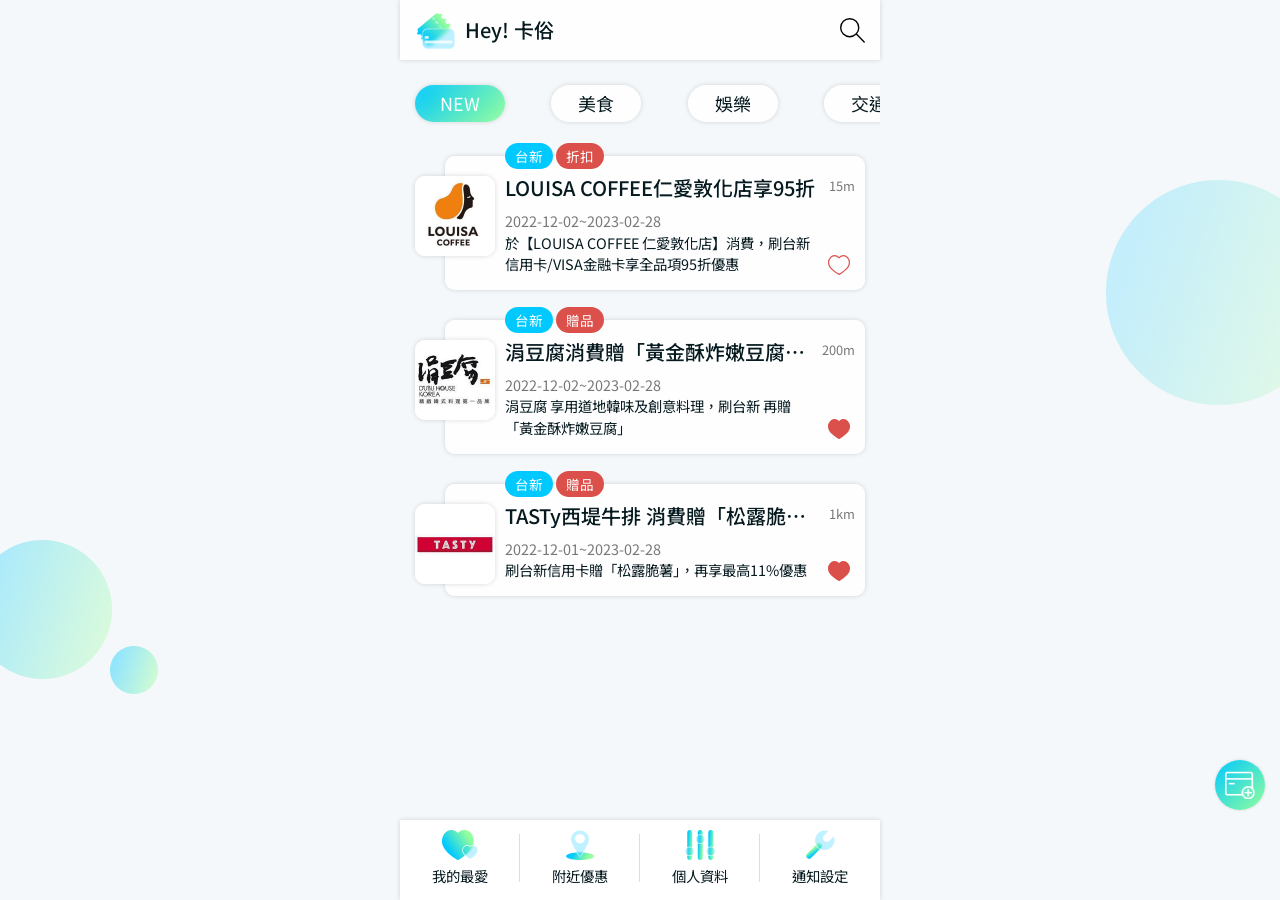
<file: index.htm>
</html>

<!DOCTYPE html>
<html lang="zh-TW">

<head>
  <meta charset="UTF-8">
  <meta http-equiv="X-UA-Compatible" content="IE=edge">
  <meta name="viewport" content="width=device-width, initial-scale=1, shrink-to-fit=no">
  <title>Hey! 卡俗</title>

  <!-- Plugins CSS -->
  <link rel="stylesheet" type="text/css" href="assets/plugins/bootstrap-4.2.1-dist/css/bootstrap.min.css">
  <link rel="stylesheet" type="text/css" href="assets/css/plugins.css">
  <!-- KYART CSS-->
  <link rel="stylesheet" type="text/css" href="assets/css/style.css">
</head>


<body class="home">
  <div class="wrapper">
    <header>
      <div class="nav glass-shadow glass-bg">
        <div class="logo-box">
          <img src="assets/img/LOGO.png">
          <h1>Hey! 卡俗</h1>
        </div>
        <a data-toggle="modal" data-target="#search-modal" class="sreach-box">
          <div class="icon">
            <img src="assets/img/icon/search.svg">
          </div>
        </a>
      </div>
    </header>

    <div class="main">
      <div class="container">
        <div class="top-bar mt-20 mb-30">
          <div class="type-swiper swiper-container">
            <ul class="nav nav-tabs swiper-wrapper type-list" role="tablist">
              <li class="nav-item swiper-slide">
                <a class="nav-link glass-shadow glass-bg active" data-toggle="tab" href="#tab-01" role="tab"
                  aria-controls="tab-01" aria-selected="true" title="NEW">NEW</a>
              </li>
              <li class="nav-item swiper-slide">
                <a class="nav-link glass-shadow glass-bg" data-toggle="tab" href="#tab-02" role="tab"
                  aria-controls="tab-02" aria-selected="false" title="美食">美食</a>
              </li>
              <li class="nav-item swiper-slide">
                <a class="nav-link glass-shadow glass-bg" data-toggle="tab" href="#tab-03" role="tab"
                  aria-controls="tab-03" aria-selected="false" title="娛樂">娛樂</a>
              </li>
              <li class="nav-item swiper-slide">
                <a class="nav-link glass-shadow glass-bg" data-toggle="tab" href="#tab-04" role="tab"
                  aria-controls="tab-04" aria-selected="false" title="交通">交通</a>
              </li>
            </ul>
          </div>

        </div>

        <div class="tab-content" id="type-content">
          <div class="tab-pane fade show active" id="tab-01" role="tabpanel" aria-labelledby="tab-01">
            <div class="discount-container">
              <div class="card-item glass-shadow glass-bg mb-30">
                <div class="tags">
                  <span class="bank">台新</span>
                  <span class="kind">折扣</span>
                </div>
                <a href="detail.htm" class="img-box glass-shadow glass-bg">
                  <img src="assets/img/03.jpg">
                </a>
                <div class="text-box">
                  <a href="detail.htm">
                    <h3 class="text-lmt">LOUISA COFFEE仁愛敦化店享95折</h3>
                  </a>
                  <p class="date txt-gray">2022-12-02~2023-02-28</p>
                  <p class="describe text-lmt">於【LOUISA COFFEE 仁愛敦化店】消費，刷台新信用卡/VISA金融卡享全品項95折優惠</p>
                  <span class="distance txt-gray">15m</span>
                  <button class="like"><span class="icon"><img src="assets/img/icon/Vector.svg" class="heart-line">
                      <img src="assets/img/icon/heart.svg" class="heart">
                    </span></button>
                </div>
              </div>
              <div class="card-item glass-shadow glass-bg mb-30">
                <div class="tags">
                  <span class="bank">台新</span>
                  <span class="kind">贈品</span>
                </div>
                <a href="detail.htm" class="img-box glass-shadow glass-bg">
                  <img src="assets/img/01.jpg">
                </a>
                <div class="text-box">
                  <a href="detail.htm">
                    <h3 class="text-lmt">涓豆腐消費贈「黃金酥炸嫩豆腐」乙份</h3>
                  </a>
                  <p class="date txt-gray">2022-12-02~2023-02-28</p>
                  <p class="describe text-lmt">涓豆腐 享用道地韓味及創意料理，刷台新 再贈「黃金酥炸嫩豆腐」</p>
                  <span class="distance txt-gray">200m</span>
                  <button class="like liked"><span class="icon"><img src="assets/img/icon/Vector.svg"
                        class="heart-line">
                      <img src="assets/img/icon/heart.svg" class="heart">
                    </span></button>
                </div>
              </div>
              <div class="card-item glass-shadow glass-bg mb-30">
                <div class="tags">
                  <span class="bank">台新</span>
                  <span class="kind">贈品</span>
                </div>
                <a href="detail.htm" class="img-box glass-shadow glass-bg">
                  <img src="assets/img/02.jpg">
                </a>
                <div class="text-box">
                  <a href="detail.htm">
                    <h3 class="text-lmt">TASTy西堤牛排 消費贈「松露脆薯」再享最高11%優惠</h3>
                  </a>
                  <p class="date txt-gray">2022-12-01~2023-02-28</p>
                  <p class="describe text-lmt">刷台新信用卡贈「松露脆薯」，再享最高11%優惠</p>
                  <span class="distance txt-gray">1km</span>
                  <button class="like liked"><span class="icon"><img src="assets/img/icon/Vector.svg"
                        class="heart-line">
                      <img src="assets/img/icon/heart.svg" class="heart">
                    </span></button>
                </div>
              </div>
            </div>
          </div>
          <div class="tab-pane fade" id="tab-02" role="tabpanel" aria-labelledby="tab-02">
            <div class="discount-container">
              <div class="card-item glass-shadow glass-bg mb-30">
                <div class="tags">
                  <span class="bank">台新</span>
                  <span class="kind">折扣</span>
                </div>
                <a href="detail.htm" class="img-box glass-shadow glass-bg">
                  <img src="assets/img/03.jpg">
                </a>
                <div class="text-box">
                  <a href="detail.htm">
                    <h3 class="text-lmt">LOUISA COFFEE仁愛敦化店享95折</h3>
                  </a>
                  <p class="date txt-gray">2022-12-02~2023-02-28</p>
                  <p class="describe text-lmt">於【LOUISA COFFEE 仁愛敦化店】消費，刷台新信用卡/VISA金融卡享全品項95折優惠</p>
                  <span class="distance txt-gray">15m</span>
                  <button class="like"><span class="icon"><img src="assets/img/icon/Vector.svg" class="heart-line">
                      <img src="assets/img/icon/heart.svg" class="heart">
                    </span></button>
                </div>
              </div>
              <div class="card-item glass-shadow glass-bg mb-30">
                <div class="tags">
                  <span class="bank">台新</span>
                  <span class="kind">贈品</span>
                </div>
                <a href="detail.htm" class="img-box glass-shadow glass-bg">
                  <img src="assets/img/01.jpg">
                </a>
                <div class="text-box">
                  <a href="detail.htm">
                    <h3 class="text-lmt">涓豆腐消費贈「黃金酥炸嫩豆腐」乙份</h3>
                  </a>
                  <p class="date txt-gray">2022-12-02~2023-02-28</p>
                  <p class="describe text-lmt">涓豆腐 享用道地韓味及創意料理，刷台新 再贈「黃金酥炸嫩豆腐」</p>
                  <span class="distance txt-gray">200m</span>
                  <button class="like liked"><span class="icon"><img src="assets/img/icon/Vector.svg"
                        class="heart-line">
                      <img src="assets/img/icon/heart.svg" class="heart">
                    </span></button>
                </div>
              </div>
              <div class="card-item glass-shadow glass-bg mb-30">
                <div class="tags">
                  <span class="bank">台新</span>
                  <span class="kind">贈品</span>
                </div>
                <a href="detail.htm" class="img-box glass-shadow glass-bg">
                  <img src="assets/img/02.jpg">
                </a>
                <div class="text-box">
                  <a href="detail.htm">
                    <h3 class="text-lmt">TASTy西堤牛排 消費贈「松露脆薯」再享最高11%優惠</h3>
                  </a>
                  <p class="date txt-gray">2022-12-01~2023-02-28</p>
                  <p class="describe text-lmt">刷台新信用卡贈「松露脆薯」，再享最高11%優惠</p>
                  <span class="distance txt-gray">1km</span>
                  <button class="like liked"><span class="icon"><img src="assets/img/icon/Vector.svg"
                        class="heart-line">
                      <img src="assets/img/icon/heart.svg" class="heart">
                    </span></button>
                </div>
              </div>
            </div>
          </div>
          <div class="tab-pane fade" id="tab-03" role="tabpanel" aria-labelledby="tab-03">
            <div class="discount-container">

            </div>
          </div>
          <div class="tab-pane fade" id="tab-04" role="tabpanel" aria-labelledby="tab-04">
            <div class="discount-container">

            </div>
          </div>
        </div>
      </div>

    </div>
    <footer>
      <div class="bottom-nav glass-shadow glass-bg">
        <ul class="nav-list">
          <li>
            <a href="01.liked.htm">
              <img src="assets/img/icon/heart.png">
              <p>我的最愛</p>
            </a>
          </li>
          <li>
            <a href="01.nearby.htm">
              <img src="assets/img/icon/location.png">
              <p>附近優惠</p>
            </a>
          </li>
          <li>
            <a href="01.account.htm">
              <img src="assets/img/icon/info.png">
              <p>個人資料</p>
            </a>
          </li>
          <li>
            <a href="01.setting.htm">
              <img src="assets/img/icon/setting.png">
              <p>通知設定</p>
            </a>
          </li>
        </ul>
      </div>
    </footer>
    <div class="fixed-btn ">
      <a href="01.cards.htm" class="small-shadow">
        <img src="assets/img/icon/card.png">
      </a>
    </div>

  </div>
  <!-- Modal -->
  <div class="modal fade modal-style" id="search-modal" tabindex="-1" role="dialog" aria-hidden="true">
    <div class="modal-dialog modal-dialog-centered" role="document">
      <div class="modal-content glass-shadow glass-bg">
        <div class="modal-header">
          <h3 class="modal-title title-style">查詢優惠</h5>
            <button type="button" class="close" data-dismiss="modal" aria-label="Close">
              <img src="assets/img/icon/cancel.svg">
            </button>
        </div>
        <div class="modal-body">
          <div class="search-bar">
            <div class="input-group">
              <label class="hidden" for="search">查詢優惠</label>
              <input type="text" class="form-control" id="search">
              <div class="input-group-append">
                <button class="btn" type="submit" title="搜尋"> <img src="assets/img/icon/search.svg"></button>
              </div>
            </div>
          </div>
          <div class="btn-bar mt-30 mb-30">
            <a href="search_result.htm" class="btn btn-basic">
              <span>搜尋</span>
            </a>
          </div>
        </div>
      </div>
    </div>
  </div>

  <!-- JS -->
  <script src="assets/js/jquery-3.3.1.min.js"></script>
  <script src="assets/js/jquery-migrate-3.0.0.min.js"></script>
  <script src="assets/plugins/bootstrap-4.2.1-dist/js/bootstrap.bundle.min.js"></script>
  <script src="assets/js/plugins.js"></script>
  <script src="assets/js/ui_setting.js"></script>
  <!-- END JS -->
  <script>

    swiperTab();
    function swiperTab() {
      var _activeSlide = $('.type-swiper').find('.nav-link.active').parent('.nav-item').index();

      var hr_swiper = new Swiper('.type-swiper', {
        slidesPerView: 3.5,
        slidesPerColumn: 1,
        spaceBetween: 0,
        freeMode: true,
        centerInsufficientSlides: true,
        allowTouchMove: true,
        initialSlide: _activeSlide,
      });

      $('.type-swiper .nav-item').on('show.bs.tab', function (e) {
        var _thisID = $(this).index(),
          _lastID = $(this).parents('.nav-tabs').find('.nav-link.active').parent('li').index();
        if (_lastID == 0) {
          hr_swiper.slideTo(_thisID, 200, true);
        } else if (_thisID > _lastID) {
          if ($(window).outerWidth() <= 991) {
            hr_swiper.slideTo(_thisID, 200, true);
          } else {
            hr_swiper.slideTo(_thisID + 1, 200, true);
          }
        } else if (_thisID < _lastID) {
          hr_swiper.slideTo(_thisID - 1, 200, true);
        }

      })
    }





  </script>
</body>

</html>
</file>
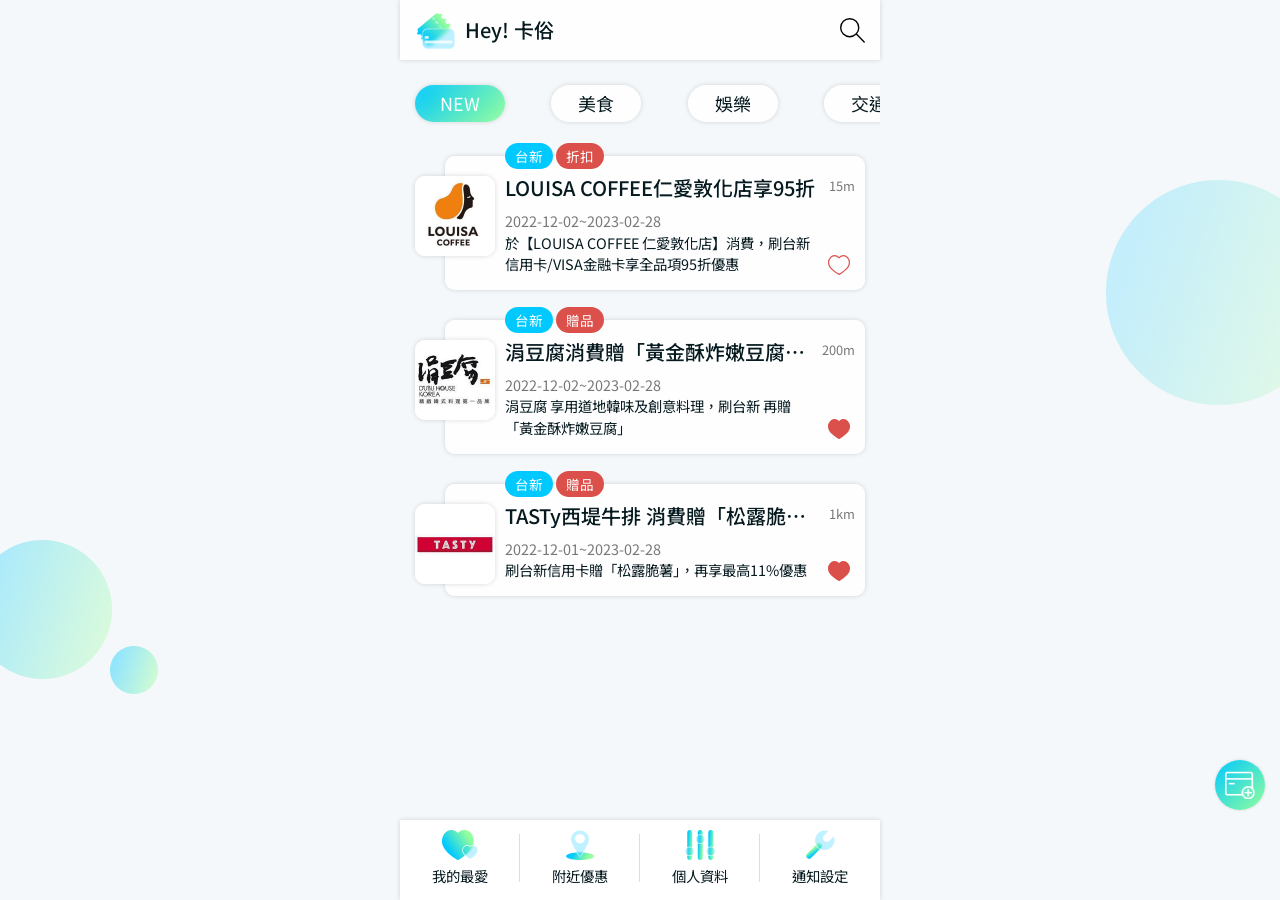
<file: index.html>
</html>

<!DOCTYPE html>
<html lang="zh-TW">

<head>
  <meta charset="UTF-8">
  <meta http-equiv="X-UA-Compatible" content="IE=edge">
  <meta name="viewport" content="width=device-width, initial-scale=1, shrink-to-fit=no">
  <title>Hey! 卡俗</title>

  <!-- Plugins CSS -->
  <link rel="stylesheet" type="text/css" href="assets/plugins/bootstrap-4.2.1-dist/css/bootstrap.min.css">
  <link rel="stylesheet" type="text/css" href="assets/css/plugins.css">
  <!-- KYART CSS-->
  <link rel="stylesheet" type="text/css" href="assets/css/style.css">
</head>


<body class="home">
  <div class="wrapper">
    <header>
      <div class="nav glass-shadow glass-bg">
        <div class="logo-box">
          <img src="assets/img/LOGO.png">
          <h1>Hey! 卡俗</h1>
        </div>
        <a data-toggle="modal" data-target="#search-modal" class="sreach-box">
          <div class="icon">
            <img src="assets/img/icon/search.svg">
          </div>
        </a>
      </div>
    </header>

    <div class="main">
      <div class="container">
        <div class="top-bar mt-20 mb-30">
          <div class="type-swiper swiper-container">
            <ul class="nav nav-tabs swiper-wrapper type-list" role="tablist">
              <li class="nav-item swiper-slide">
                <a class="nav-link glass-shadow glass-bg active" data-toggle="tab" href="#tab-01" role="tab"
                  aria-controls="tab-01" aria-selected="true" title="NEW">NEW</a>
              </li>
              <li class="nav-item swiper-slide">
                <a class="nav-link glass-shadow glass-bg" data-toggle="tab" href="#tab-02" role="tab"
                  aria-controls="tab-02" aria-selected="false" title="美食">美食</a>
              </li>
              <li class="nav-item swiper-slide">
                <a class="nav-link glass-shadow glass-bg" data-toggle="tab" href="#tab-03" role="tab"
                  aria-controls="tab-03" aria-selected="false" title="娛樂">娛樂</a>
              </li>
              <li class="nav-item swiper-slide">
                <a class="nav-link glass-shadow glass-bg" data-toggle="tab" href="#tab-04" role="tab"
                  aria-controls="tab-04" aria-selected="false" title="交通">交通</a>
              </li>
            </ul>
          </div>

        </div>

        <div class="tab-content" id="type-content">
          <div class="tab-pane fade show active" id="tab-01" role="tabpanel" aria-labelledby="tab-01">
            <div class="discount-container">
              <div class="card-item glass-shadow glass-bg mb-30">
                <div class="tags">
                  <span class="bank">台新</span>
                  <span class="kind">折扣</span>
                </div>
                <a href="detail.html" class="img-box glass-shadow glass-bg">
                  <img src="assets/img/03.jpg">
                </a>
                <div class="text-box">
                  <a href="detail.html">
                    <h3 class="text-lmt">LOUISA COFFEE仁愛敦化店享95折</h3>
                  </a>
                  <p class="date txt-gray">2022-12-02~2023-02-28</p>
                  <p class="describe text-lmt">於【LOUISA COFFEE 仁愛敦化店】消費，刷台新信用卡/VISA金融卡享全品項95折優惠</p>
                  <span class="distance txt-gray">15m</span>
                  <button class="like"><span class="icon"><img src="assets/img/icon/Vector.svg" class="heart-line">
                      <img src="assets/img/icon/heart.svg" class="heart">
                    </span></button>
                </div>
              </div>
              <div class="card-item glass-shadow glass-bg mb-30">
                <div class="tags">
                  <span class="bank">台新</span>
                  <span class="kind">贈品</span>
                </div>
                <a href="detail.html" class="img-box glass-shadow glass-bg">
                  <img src="assets/img/01.jpg">
                </a>
                <div class="text-box">
                  <a href="detail.html">
                    <h3 class="text-lmt">涓豆腐消費贈「黃金酥炸嫩豆腐」乙份</h3>
                  </a>
                  <p class="date txt-gray">2022-12-02~2023-02-28</p>
                  <p class="describe text-lmt">涓豆腐 享用道地韓味及創意料理，刷台新 再贈「黃金酥炸嫩豆腐」</p>
                  <span class="distance txt-gray">200m</span>
                  <button class="like liked"><span class="icon"><img src="assets/img/icon/Vector.svg"
                        class="heart-line">
                      <img src="assets/img/icon/heart.svg" class="heart">
                    </span></button>
                </div>
              </div>
              <div class="card-item glass-shadow glass-bg mb-30">
                <div class="tags">
                  <span class="bank">台新</span>
                  <span class="kind">贈品</span>
                </div>
                <a href="detail.html" class="img-box glass-shadow glass-bg">
                  <img src="assets/img/02.jpg">
                </a>
                <div class="text-box">
                  <a href="detail.html">
                    <h3 class="text-lmt">TASTy西堤牛排 消費贈「松露脆薯」再享最高11%優惠</h3>
                  </a>
                  <p class="date txt-gray">2022-12-01~2023-02-28</p>
                  <p class="describe text-lmt">刷台新信用卡贈「松露脆薯」，再享最高11%優惠</p>
                  <span class="distance txt-gray">1km</span>
                  <button class="like liked"><span class="icon"><img src="assets/img/icon/Vector.svg"
                        class="heart-line">
                      <img src="assets/img/icon/heart.svg" class="heart">
                    </span></button>
                </div>
              </div>
            </div>
          </div>
          <div class="tab-pane fade" id="tab-02" role="tabpanel" aria-labelledby="tab-02">
            <div class="discount-container">
              <div class="card-item glass-shadow glass-bg mb-30">
                <div class="tags">
                  <span class="bank">台新</span>
                  <span class="kind">折扣</span>
                </div>
                <a href="detail.html" class="img-box glass-shadow glass-bg">
                  <img src="assets/img/03.jpg">
                </a>
                <div class="text-box">
                  <a href="detail.html">
                    <h3 class="text-lmt">LOUISA COFFEE仁愛敦化店享95折</h3>
                  </a>
                  <p class="date txt-gray">2022-12-02~2023-02-28</p>
                  <p class="describe text-lmt">於【LOUISA COFFEE 仁愛敦化店】消費，刷台新信用卡/VISA金融卡享全品項95折優惠</p>
                  <span class="distance txt-gray">15m</span>
                  <button class="like"><span class="icon"><img src="assets/img/icon/Vector.svg" class="heart-line">
                      <img src="assets/img/icon/heart.svg" class="heart">
                    </span></button>
                </div>
              </div>
              <div class="card-item glass-shadow glass-bg mb-30">
                <div class="tags">
                  <span class="bank">台新</span>
                  <span class="kind">贈品</span>
                </div>
                <a href="detail.html" class="img-box glass-shadow glass-bg">
                  <img src="assets/img/01.jpg">
                </a>
                <div class="text-box">
                  <a href="detail.html">
                    <h3 class="text-lmt">涓豆腐消費贈「黃金酥炸嫩豆腐」乙份</h3>
                  </a>
                  <p class="date txt-gray">2022-12-02~2023-02-28</p>
                  <p class="describe text-lmt">涓豆腐 享用道地韓味及創意料理，刷台新 再贈「黃金酥炸嫩豆腐」</p>
                  <span class="distance txt-gray">200m</span>
                  <button class="like liked"><span class="icon"><img src="assets/img/icon/Vector.svg"
                        class="heart-line">
                      <img src="assets/img/icon/heart.svg" class="heart">
                    </span></button>
                </div>
              </div>
              <div class="card-item glass-shadow glass-bg mb-30">
                <div class="tags">
                  <span class="bank">台新</span>
                  <span class="kind">贈品</span>
                </div>
                <a href="detail.html" class="img-box glass-shadow glass-bg">
                  <img src="assets/img/02.jpg">
                </a>
                <div class="text-box">
                  <a href="detail.html">
                    <h3 class="text-lmt">TASTy西堤牛排 消費贈「松露脆薯」再享最高11%優惠</h3>
                  </a>
                  <p class="date txt-gray">2022-12-01~2023-02-28</p>
                  <p class="describe text-lmt">刷台新信用卡贈「松露脆薯」，再享最高11%優惠</p>
                  <span class="distance txt-gray">1km</span>
                  <button class="like liked"><span class="icon"><img src="assets/img/icon/Vector.svg"
                        class="heart-line">
                      <img src="assets/img/icon/heart.svg" class="heart">
                    </span></button>
                </div>
              </div>
            </div>
          </div>
          <div class="tab-pane fade" id="tab-03" role="tabpanel" aria-labelledby="tab-03">
            <div class="discount-container">

            </div>
          </div>
          <div class="tab-pane fade" id="tab-04" role="tabpanel" aria-labelledby="tab-04">
            <div class="discount-container">

            </div>
          </div>
        </div>
      </div>

    </div>
    <footer>
      <div class="bottom-nav glass-shadow glass-bg">
        <ul class="nav-list">
          <li>
            <a href="01.liked.html">
              <img src="assets/img/icon/heart.png">
              <p>我的最愛</p>
            </a>
          </li>
          <li>
            <a href="01.nearby.html">
              <img src="assets/img/icon/location.png">
              <p>附近優惠</p>
            </a>
          </li>
          <li>
            <a href="01.account.html">
              <img src="assets/img/icon/info.png">
              <p>個人資料</p>
            </a>
          </li>
          <li>
            <a href="01.setting.html">
              <img src="assets/img/icon/setting.png">
              <p>通知設定</p>
            </a>
          </li>
        </ul>
      </div>
    </footer>
    <div class="fixed-btn ">
      <a href="01.cards.html" class="small-shadow">
        <img src="assets/img/icon/card.png">
      </a>
    </div>

  </div>
  <!-- Modal -->
  <div class="modal fade modal-style" id="search-modal" tabindex="-1" role="dialog" aria-hidden="true">
    <div class="modal-dialog modal-dialog-centered" role="document">
      <div class="modal-content glass-shadow glass-bg">
        <div class="modal-header">
          <h3 class="modal-title title-style">查詢優惠</h5>
            <button type="button" class="close" data-dismiss="modal" aria-label="Close">
              <img src="assets/img/icon/cancel.svg">
            </button>
        </div>
        <div class="modal-body">
          <div class="search-bar">
            <div class="input-group">
              <label class="hidden" for="search">查詢優惠</label>
              <input type="text" class="form-control" id="search">
              <div class="input-group-append">
                <button class="btn" type="submit" title="搜尋"> <img src="assets/img/icon/search.svg"></button>
              </div>
            </div>
          </div>
          <div class="btn-bar mt-30 mb-30">
            <a href="search_result.html" class="btn btn-basic">
              <span>搜尋</span>
            </a>
          </div>
        </div>
      </div>
    </div>
  </div>

  <!-- JS -->
  <script src="assets/js/jquery-3.3.1.min.js"></script>
  <script src="assets/js/jquery-migrate-3.0.0.min.js"></script>
  <script src="assets/plugins/bootstrap-4.2.1-dist/js/bootstrap.bundle.min.js"></script>
  <script src="assets/js/plugins.js"></script>
  <script src="assets/js/ui_setting.js"></script>
  <!-- END JS -->
  <script>

    swiperTab();
    function swiperTab() {
      var _activeSlide = $('.type-swiper').find('.nav-link.active').parent('.nav-item').index();

      var hr_swiper = new Swiper('.type-swiper', {
        slidesPerView: 3.5,
        slidesPerColumn: 1,
        spaceBetween: 0,
        freeMode: true,
        centerInsufficientSlides: true,
        allowTouchMove: true,
        initialSlide: _activeSlide,
      });

      $('.type-swiper .nav-item').on('show.bs.tab', function (e) {
        var _thisID = $(this).index(),
          _lastID = $(this).parents('.nav-tabs').find('.nav-link.active').parent('li').index();
        if (_lastID == 0) {
          hr_swiper.slideTo(_thisID, 200, true);
        } else if (_thisID > _lastID) {
          if ($(window).outerWidth() <= 991) {
            hr_swiper.slideTo(_thisID, 200, true);
          } else {
            hr_swiper.slideTo(_thisID + 1, 200, true);
          }
        } else if (_thisID < _lastID) {
          hr_swiper.slideTo(_thisID - 1, 200, true);
        }

      })
    }





  </script>
</body>

</html>
</file>
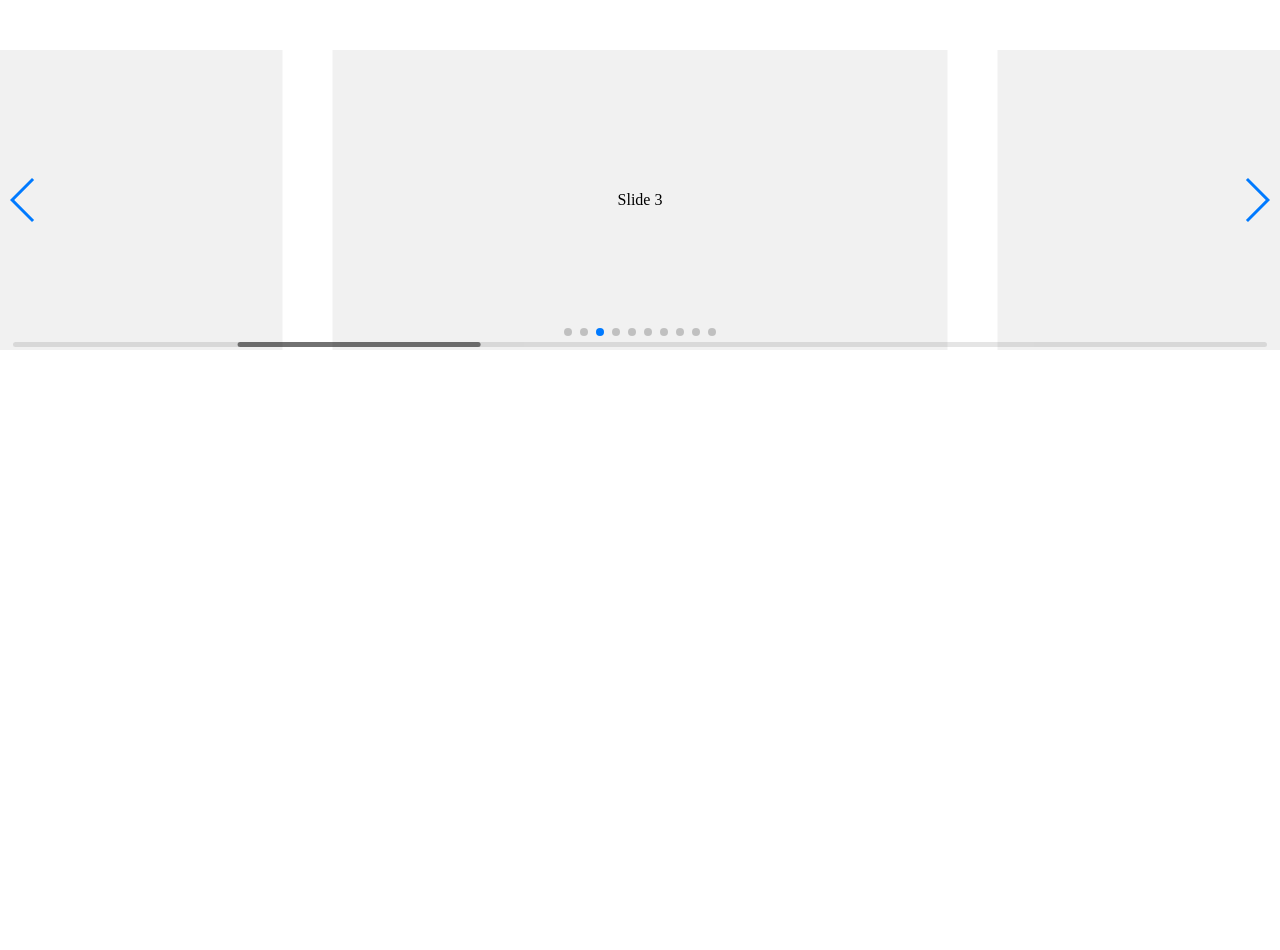
<file: assets/plugins/swiper/playground/index.html>
<!doctype html>
<html lang="en">
<head>
    <meta charset="UTF-8">
    <title>Swiper Playground</title>
    <link rel="stylesheet" href="../dist/css/swiper.min.css">
    <meta name="viewport" content="width=device-width">
</head>
<body>
    <div class="swiper-container">
        <div class="swiper-scrollbar"></div>
        <div class="swiper-button-prev"></div>
        <div class="swiper-button-next"></div>
        <div class="swiper-wrapper">
            <div class="swiper-slide">Slide 1</div>
            <div class="swiper-slide">Slide 2</div>
            <div class="swiper-slide">Slide 3</div>
            <div class="swiper-slide">Slide 4</div>
            <div class="swiper-slide">Slide 5</div>
            <div class="swiper-slide">Slide 6</div>
            <div class="swiper-slide">Slide 7</div>
            <div class="swiper-slide">Slide 8</div>
            <div class="swiper-slide">Slide 9</div>
            <div class="swiper-slide">Slide 10</div>
        </div>
        <div class="swiper-pagination"></div>
    </div>
    <style>
    body, html {
        padding: 0;
        margin: 0;
        position: relative;
        height: 100%;
    }
    .swiper-container {
        width: 100%;
        height: 300px;
        margin: 50px auto;
    }
    .swiper-slide {
        background: #f1f1f1;
        color:#000;
        text-align: center;
        line-height: 300px;
    }
    </style>
    <script src="../dist/js/swiper.min.js"></script>
    <script>
        var swiper = new Swiper({
            el: '.swiper-container',
            initialSlide: 2,
            spaceBetween: 50,
            slidesPerView: 2,
            centeredSlides: true,
            slideToClickedSlide: true,
            grabCursor: true,
            scrollbar: {
              el: '.swiper-scrollbar',
            },
            mousewheel: {
              enabled: true,
            },
            keyboard: {
              enabled: true,
            },
            pagination: {
              el: '.swiper-pagination',
            },
            navigation: {
              nextEl: '.swiper-button-next',
              prevEl: '.swiper-button-prev',
            },
        });
    </script>
</body>
</html>
</file>
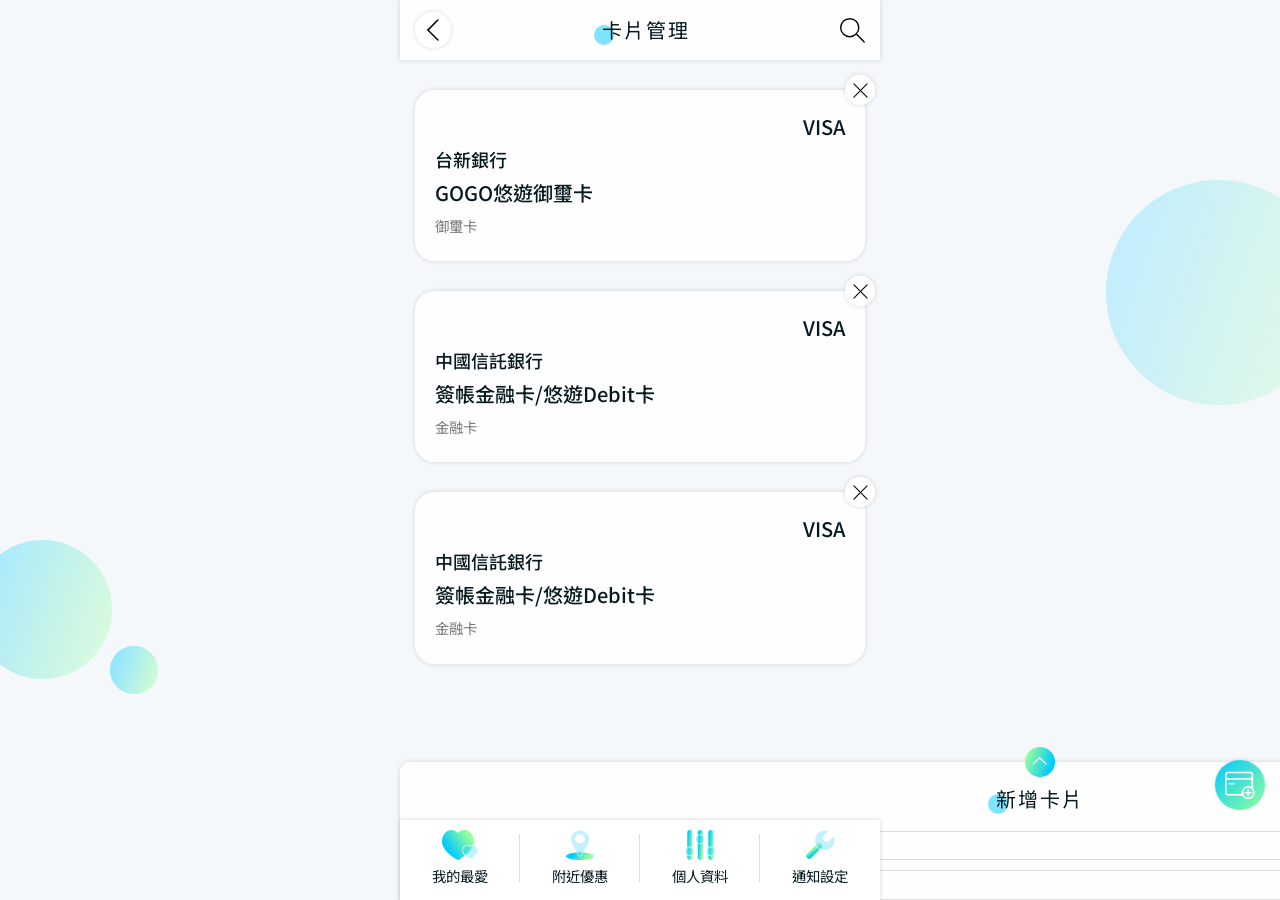
<file: 01.cards.htm>
</html>

<!DOCTYPE html>
<html lang="zh-TW">

<head>
  <meta charset="UTF-8">
  <meta http-equiv="X-UA-Compatible" content="IE=edge">
  <meta name="viewport" content="width=device-width, initial-scale=1, shrink-to-fit=no">
  <title>Hey! 卡俗</title>

  <!-- Plugins CSS -->
  <link rel="stylesheet" type="text/css" href="assets/plugins/bootstrap-4.2.1-dist/css/bootstrap.min.css">
  <link rel="stylesheet" type="text/css" href="assets/css/plugins.css">
  <!-- KYART CSS-->
  <link rel="stylesheet" type="text/css" href="assets/css/style.css">
</head>


<body>
  <div class="wrapper">
    <header>
      <div class="nav glass-shadow glass-bg">
        <a href="javascript:history.back()" class="goback round-btn">
          <div class="icon glass-shadow glass-bg">
            <img src="assets/img/icon/arrow-l.svg">
          </div>
        </a>
        <h3 class="title-style">卡片管理</h3>
        <a data-toggle="modal" data-target="#search-modal" class="sreach-box">
          <div class="icon">
            <img src="assets/img/icon/search.svg">
          </div>
        </a>
      </div>
    </header>

    <div class="main">
      <div class="container">
        <div class="Ccard-item glass-shadow glass-bg mt-30 mb-30">
          <div class="card-info">
            <h3 class="card-publish text-right">VISA</h3>
            <h4>台新銀行</h4>
            <h3 class="text-lmt">GOGO悠遊御璽卡</h3>

            <p class="card-type txt-gray mt-10">御璽卡</p>
          </div>
          <a data-toggle="modal" data-target="#delete-modal" class="delete-box glass-shadow glass-bg">
            <div class="icon">
              <img src="assets/img/icon/cancel.svg">
            </div>
          </a>
        </div>
        <div class="Ccard-item glass-shadow glass-bg mt-30 mb-30">
          <div class="card-info">
            <h3 class="card-publish text-right">VISA</h3>
            <h4>中國信託銀行</h4>
            <h3 class="text-lmt">簽帳金融卡/悠遊Debit卡</h3>

            <p class="card-type txt-gray mt-10">金融卡</p>
          </div>
          <a data-toggle="modal" data-target="#delete-modal" class="delete-box glass-shadow glass-bg">
            <div class="icon">
              <img src="assets/img/icon/cancel.svg">
            </div>
          </a>
        </div>
        <div class="Ccard-item glass-shadow glass-bg mt-30 mb-30">
          <div class="card-info">
            <h3 class="card-publish text-right">VISA</h3>
            <h4>中國信託銀行</h4>
            <h3 class="text-lmt">簽帳金融卡/悠遊Debit卡</h3>

            <p class="card-type txt-gray mt-10">金融卡</p>
          </div>
          <a data-toggle="modal" data-target="#delete-modal" class="delete-box glass-shadow glass-bg">
            <div class="icon">
              <img src="assets/img/icon/cancel.svg">
            </div>
          </a>
        </div>
        <div class="panel search-panel fixed-panel insert-card glass-shadow glass-bg mt-20 mb-20">
          <a href="" class="panel-control">
            <img src="assets/img/panel-control.png">
          </a>
          <h3 class="title-style">新增卡片</h3>
          <div class="input-row">
            <div class="input-item">
              <label for="bank">銀行</label>
              <select class="form-control" id="bank">
                <option selected>台新銀行</option>
                <option>中國信託</option>
                <option>台灣銀行</option>
              </select>
            </div>
          </div>
          <div class="input-row">
            <div class="input-item">
              <label for="publish">發卡機構</label>
              <select class="form-control" id="publish">
                <option selected>VISA</option>
                <option>JCB</option>
              </select>
            </div>
          </div>
          <div class="input-row">
            <div class="input-item">
              <label for="card-name">卡名</label>
              <select class="form-control" id="card-name">
                <option>GOGO悠遊御璽卡</option>
              </select>
            </div>
          </div>
          <div class="input-row">
            <div class="input-item">
              <label for="card-lv">級別</label>
              <select class="form-control" id="card-lv">
                <option>御璽卡</option>
              </select>
            </div>
          </div>
          <div class="btn-bar mt-20 ">
            <a href="#" class="btn btn-basic">
              <span>增加</span>
            </a>
          </div>
        </div>

      </div>

    </div>
    <footer>
      <div class="bottom-nav glass-shadow glass-bg">
        <ul class="nav-list">
          <li>
            <a href="01.liked.htm">
              <img src="assets/img/icon/heart.png">
              <p>我的最愛</p>
            </a>
          </li>
          <li>
            <a href="01.nearby.htm">
              <img src="assets/img/icon/location.png">
              <p>附近優惠</p>
            </a>
          </li>
          <li>
            <a href="01.account.htm">
              <img src="assets/img/icon/info.png">
              <p>個人資料</p>
            </a>
          </li>
          <li>
            <a href="01.setting.htm">
              <img src="assets/img/icon/setting.png">
              <p>通知設定</p>
            </a>
          </li>
        </ul>
      </div>
    </footer>
    <div class="fixed-btn ">
      <a href="01.cards.htm" class="small-shadow">
        <img src="assets/img/icon/card.png">
      </a>
    </div>

  </div>
  <!-- Modal -->
  <div class="modal fade modal-style" id="search-modal" tabindex="-1" role="dialog" aria-hidden="true">
    <div class="modal-dialog modal-dialog-centered" role="document">
      <div class="modal-content glass-shadow glass-bg">
        <div class="modal-header">
          <h3 class="modal-title title-style">查詢優惠</h3>
          <button type="button" class="close" data-dismiss="modal" aria-label="Close">
            <img src="assets/img/icon/cancel.svg">
          </button>
        </div>
        <div class="modal-body">
          <div class="search-bar">
            <div class="input-group">
              <label class="hidden" for="search">查詢優惠</label>
              <input type="text" class="form-control" id="search">
              <div class="input-group-append">
                <button class="btn" type="submit" title="搜尋"> <img src="assets/img/icon/search.svg"></button>
              </div>
            </div>
          </div>
          <div class="btn-bar mt-30 mb-30">
            <a href="search_result.htm" class="btn btn-basic">
              <span>搜尋</span>
            </a>
          </div>
        </div>
      </div>
    </div>
  </div>
  <div class="modal fade modal-style" id="delete-modal" tabindex="-1" role="dialog" aria-hidden="true">
    <div class="modal-dialog modal-dialog-centered" role="document">
      <div class="modal-content glass-shadow glass-bg">
        <div class="modal-header">

          <button type="button" class="close" data-dismiss="modal" aria-label="Close">
            <img src="assets/img/icon/cancel.svg">
          </button>
        </div>
        <div class="modal-body">
          <p class="text-center">確定要刪除此項目嗎？</p>
          <div class="btn-bar mt-30 mb-30">
            <a href="" class="btn btn-basic" data-dismiss="modal" aria-label="Close">
              <span>確定</span>
            </a>
            <a href="javascript:void(0)" class="btn btn-basic-line" data-dismiss="modal" aria-label="Close">
              <span>
                取消
              </span>
            </a>
          </div>
        </div>
      </div>
    </div>
  </div>

  <!-- JS -->
  <script src="assets/js/jquery-3.3.1.min.js"></script>
  <script src="assets/js/jquery-migrate-3.0.0.min.js"></script>
  <script src="assets/plugins/bootstrap-4.2.1-dist/js/bootstrap.bundle.min.js"></script>
  <script src="assets/js/plugins.js"></script>
  <script src="assets/js/ui_setting.js"></script>
  <!-- END JS -->
  <script>
    $(function () {

      if ($('.panel-control').length > 0)
        $('.panel-control').on('click', function (event) {
          event.preventDefault();
          $(this).parents('.insert-card').toggleClass('open');
          $(this).parents('body').toggleClass('open-panel');
        });
    });






  </script>
</body>

</html>
</file>
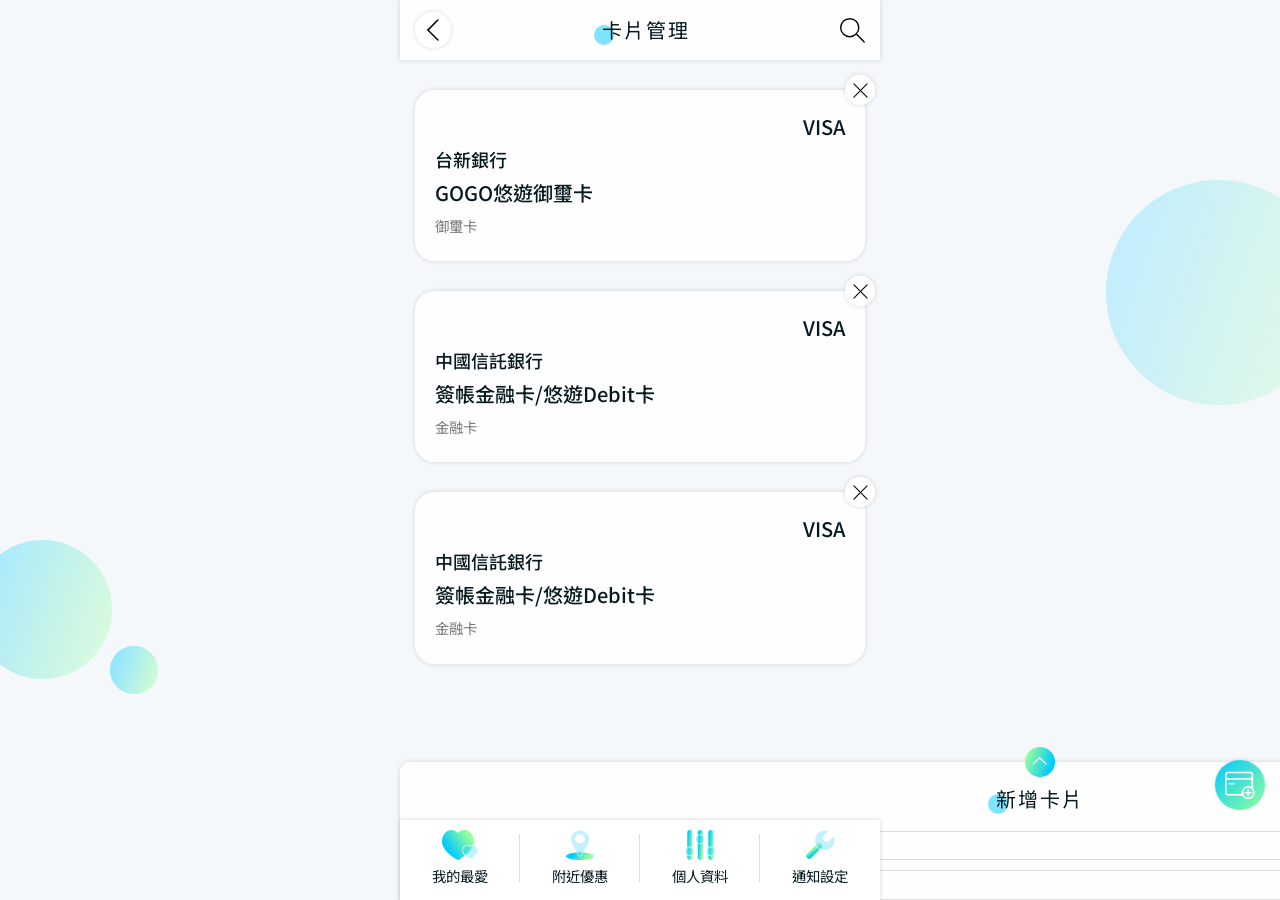
<file: 01.cards.html>
</html>

<!DOCTYPE html>
<html lang="zh-TW">

<head>
  <meta charset="UTF-8">
  <meta http-equiv="X-UA-Compatible" content="IE=edge">
  <meta name="viewport" content="width=device-width, initial-scale=1, shrink-to-fit=no">
  <title>Hey! 卡俗</title>

  <!-- Plugins CSS -->
  <link rel="stylesheet" type="text/css" href="assets/plugins/bootstrap-4.2.1-dist/css/bootstrap.min.css">
  <link rel="stylesheet" type="text/css" href="assets/css/plugins.css">
  <!-- KYART CSS-->
  <link rel="stylesheet" type="text/css" href="assets/css/style.css">
</head>


<body>
  <div class="wrapper">
    <header>
      <div class="nav glass-shadow glass-bg">
        <a href="javascript:history.back()" class="goback round-btn">
          <div class="icon glass-shadow glass-bg">
            <img src="assets/img/icon/arrow-l.svg">
          </div>
        </a>
        <h3 class="title-style">卡片管理</h3>
        <a data-toggle="modal" data-target="#search-modal" class="sreach-box">
          <div class="icon">
            <img src="assets/img/icon/search.svg">
          </div>
        </a>
      </div>
    </header>

    <div class="main">
      <div class="container">
        <div class="Ccard-item glass-shadow glass-bg mt-30 mb-30">
          <div class="card-info">
            <h3 class="card-publish text-right">VISA</h3>
            <h4>台新銀行</h4>
            <h3 class="text-lmt">GOGO悠遊御璽卡</h3>

            <p class="card-type txt-gray mt-10">御璽卡</p>
          </div>
          <a data-toggle="modal" data-target="#delete-modal" class="delete-box glass-shadow glass-bg">
            <div class="icon">
              <img src="assets/img/icon/cancel.svg">
            </div>
          </a>
        </div>
        <div class="Ccard-item glass-shadow glass-bg mt-30 mb-30">
          <div class="card-info">
            <h3 class="card-publish text-right">VISA</h3>
            <h4>中國信託銀行</h4>
            <h3 class="text-lmt">簽帳金融卡/悠遊Debit卡</h3>

            <p class="card-type txt-gray mt-10">金融卡</p>
          </div>
          <a data-toggle="modal" data-target="#delete-modal" class="delete-box glass-shadow glass-bg">
            <div class="icon">
              <img src="assets/img/icon/cancel.svg">
            </div>
          </a>
        </div>
        <div class="Ccard-item glass-shadow glass-bg mt-30 mb-80">
          <div class="card-info">
            <h3 class="card-publish text-right">VISA</h3>
            <h4>中國信託銀行</h4>
            <h3 class="text-lmt">簽帳金融卡/悠遊Debit卡</h3>

            <p class="card-type txt-gray mt-10">金融卡</p>
          </div>
          <a data-toggle="modal" data-target="#delete-modal" class="delete-box glass-shadow glass-bg">
            <div class="icon">
              <img src="assets/img/icon/cancel.svg">
            </div>
          </a>
        </div>
        <div class="panel search-panel fixed-panel insert-card glass-shadow glass-bg mt-20 mb-20">
          <a href="" class="panel-control">
            <img src="assets/img/panel-control.png">
          </a>
          <h3 class="title-style">新增卡片</h3>
          <div class="input-row">
            <div class="input-item">
              <label for="bank">銀行</label>
              <select class="form-control" id="bank">
                <option selected>台新銀行</option>
                <option>中國信託</option>
                <option>台灣銀行</option>
              </select>
            </div>
          </div>
          <div class="input-row">
            <div class="input-item">
              <label for="publish">發卡機構</label>
              <select class="form-control" id="publish">
                <option selected>VISA</option>
                <option>JCB</option>
              </select>
            </div>
          </div>
          <div class="input-row">
            <div class="input-item">
              <label for="card-name">卡名</label>
              <select class="form-control" id="card-name">
                <option>GOGO悠遊御璽卡</option>
              </select>
            </div>
          </div>
          <div class="input-row">
            <div class="input-item">
              <label for="card-lv">級別</label>
              <select class="form-control" id="card-lv">
                <option>御璽卡</option>
              </select>
            </div>
          </div>
          <div class="btn-bar mt-20 ">
            <a href="#" class="btn btn-basic">
              <span>增加</span>
            </a>
          </div>
        </div>

      </div>

    </div>
    <footer>
      <div class="bottom-nav glass-shadow glass-bg">
        <ul class="nav-list">
          <li>
            <a href="01.liked.html">
              <img src="assets/img/icon/heart.png">
              <p>我的最愛</p>
            </a>
          </li>
          <li>
            <a href="01.nearby.html">
              <img src="assets/img/icon/location.png">
              <p>附近優惠</p>
            </a>
          </li>
          <li>
            <a href="01.account.html">
              <img src="assets/img/icon/info.png">
              <p>個人資料</p>
            </a>
          </li>
          <li>
            <a href="01.setting.html">
              <img src="assets/img/icon/setting.png">
              <p>通知設定</p>
            </a>
          </li>
        </ul>
      </div>
    </footer>
    <div class="fixed-btn ">
      <a href="01.cards.html" class="small-shadow">
        <img src="assets/img/icon/card.png">
      </a>
    </div>

  </div>
  <!-- Modal -->
  <div class="modal fade modal-style" id="search-modal" tabindex="-1" role="dialog" aria-hidden="true">
    <div class="modal-dialog modal-dialog-centered" role="document">
      <div class="modal-content glass-shadow glass-bg">
        <div class="modal-header">
          <h3 class="modal-title title-style">查詢優惠</h3>
          <button type="button" class="close" data-dismiss="modal" aria-label="Close">
            <img src="assets/img/icon/cancel.svg">
          </button>
        </div>
        <div class="modal-body">
          <div class="search-bar">
            <div class="input-group">
              <label class="hidden" for="search">查詢優惠</label>
              <input type="text" class="form-control" id="search">
              <div class="input-group-append">
                <button class="btn" type="submit" title="搜尋"> <img src="assets/img/icon/search.svg"></button>
              </div>
            </div>
          </div>
          <div class="btn-bar mt-30 mb-30">
            <a href="search_result.html" class="btn btn-basic">
              <span>搜尋</span>
            </a>
          </div>
        </div>
      </div>
    </div>
  </div>
  <div class="modal fade modal-style" id="delete-modal" tabindex="-1" role="dialog" aria-hidden="true">
    <div class="modal-dialog modal-dialog-centered" role="document">
      <div class="modal-content glass-shadow glass-bg">
        <div class="modal-header">

          <button type="button" class="close" data-dismiss="modal" aria-label="Close">
            <img src="assets/img/icon/cancel.svg">
          </button>
        </div>
        <div class="modal-body">
          <p class="text-center">確定要刪除此項目嗎？</p>
          <div class="btn-bar mt-30 mb-30">
            <a href="" class="btn btn-basic" data-dismiss="modal" aria-label="Close">
              <span>確定</span>
            </a>
            <a href="javascript:void(0)" class="btn btn-basic-line" data-dismiss="modal" aria-label="Close">
              <span>
                取消
              </span>
            </a>
          </div>
        </div>
      </div>
    </div>
  </div>

  <!-- JS -->
  <script src="assets/js/jquery-3.3.1.min.js"></script>
  <script src="assets/js/jquery-migrate-3.0.0.min.js"></script>
  <script src="assets/plugins/bootstrap-4.2.1-dist/js/bootstrap.bundle.min.js"></script>
  <script src="assets/js/plugins.js"></script>
  <script src="assets/js/ui_setting.js"></script>
  <!-- END JS -->
  <script>
    $(function () {

      if ($('.panel-control').length > 0)
        $('.panel-control').on('click', function (event) {
          event.preventDefault();
          $(this).parents('.insert-card').toggleClass('open');
          $(this).parents('body').toggleClass('open-panel');
        });
    });






  </script>
</body>

</html>
</file>
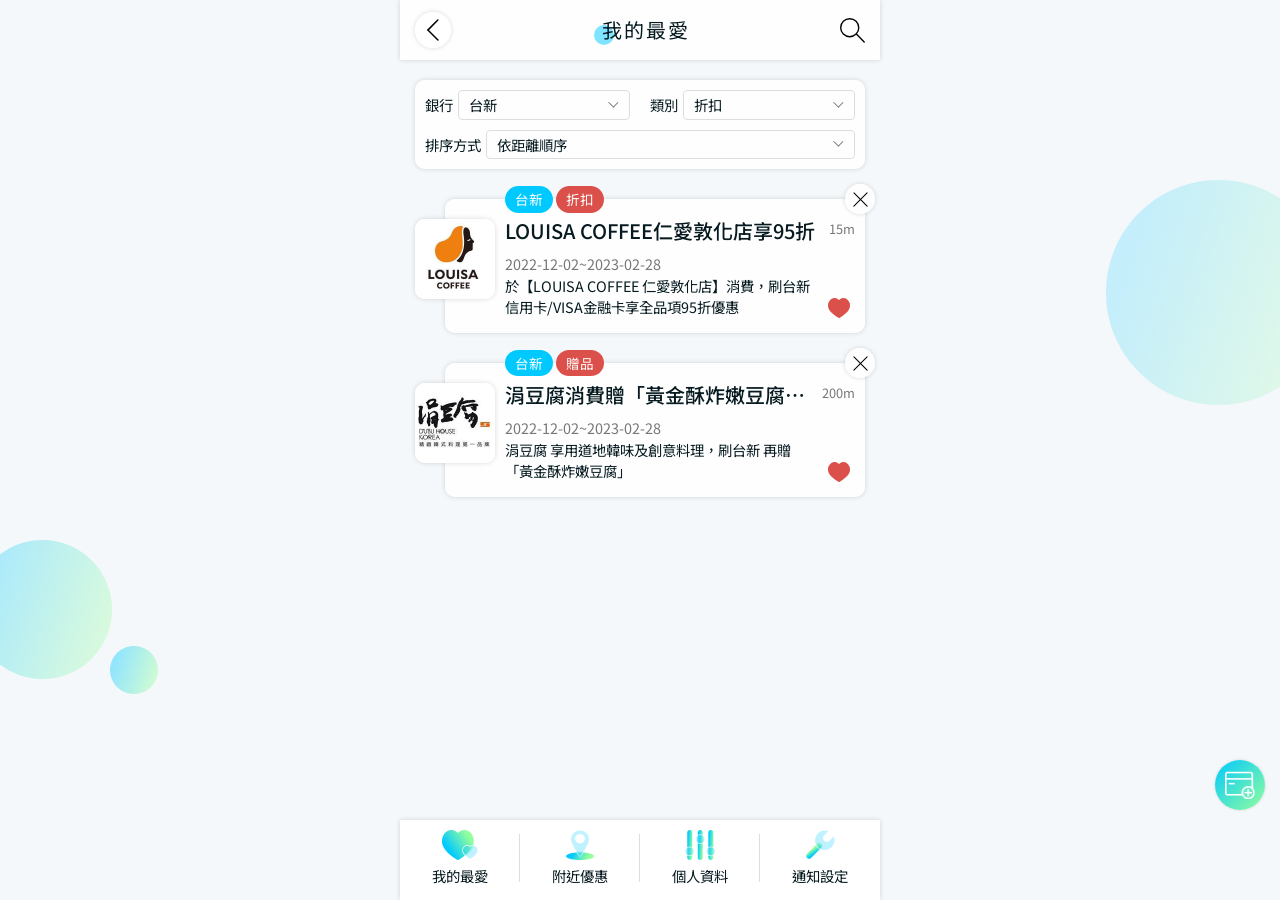
<file: 01.liked.htm>
</html>

<!DOCTYPE html>
<html lang="zh-TW">

<head>
  <meta charset="UTF-8">
  <meta http-equiv="X-UA-Compatible" content="IE=edge">
  <meta name="viewport" content="width=device-width, initial-scale=1, shrink-to-fit=no">
  <title>Hey! 卡俗</title>

  <!-- Plugins CSS -->
  <link rel="stylesheet" type="text/css" href="assets/plugins/bootstrap-4.2.1-dist/css/bootstrap.min.css">
  <link rel="stylesheet" type="text/css" href="assets/css/plugins.css">
  <!-- KYART CSS-->
  <link rel="stylesheet" type="text/css" href="assets/css/style.css">
</head>


<body>
  <div class="wrapper">
    <header>
      <div class="nav glass-shadow glass-bg">
        <a href="javascript:history.back()" class="goback round-btn">
          <div class="icon glass-shadow glass-bg">
            <img src="assets/img/icon/arrow-l.svg">
          </div>
        </a>
        <h3 class="title-style">我的最愛</h3>
        <a data-toggle="modal" data-target="#search-modal" class="sreach-box">
          <div class="icon">
            <img src="assets/img/icon/search.svg">
          </div>
        </a>
      </div>
    </header>

    <div class="main">
      <div class="container">
        <div class="panel search-panel glass-shadow glass-bg mt-20 mb-20">
          <div class="input-row">
            <div class="input-item">
              <label for="bank">銀行</label>
              <select class="form-control" id="bank">
                <option selected>台新</option>
                <option>中信</option>
                <option>台銀</option>
              </select>
            </div>
            <div class="input-item">
              <label for="type">類別</label>
              <select class="form-control" id="type">
                <option selected>折扣</option>
                <option>贈品</option>
                <option>紅利</option>
              </select>
            </div>
          </div>
          <div class="input-row">
            <div class="input-item">
              <label for="order">排序方式</label>
              <select class="form-control" id="order">
                <option>依新舊</option>
                <option selected>依距離順序</option>
                <option>依重視程度</option>
              </select>
            </div>
          </div>
        </div>
        <div class="discount-container">
          <div class="card-item glass-shadow glass-bg mt-30 mb-30">
            <div class="tags">
              <span class="bank">台新</span>
              <span class="kind">折扣</span>
            </div>
            <a href="detail.htm" class="img-box glass-shadow glass-bg">
              <img src="assets/img/03.jpg">
            </a>
            <div class="text-box">
              <a href="detail.htm">
                <h3 class="text-lmt">LOUISA COFFEE仁愛敦化店享95折</h3>
              </a>
              <p class="date txt-gray">2022-12-02~2023-02-28</p>
              <p class="describe text-lmt">於【LOUISA COFFEE 仁愛敦化店】消費，刷台新信用卡/VISA金融卡享全品項95折優惠</p>
              <span class="distance txt-gray">15m</span>
              <div class="like liked"><span class="icon"><img src="assets/img/icon/Vector.svg" class="heart-line">
                  <img src="assets/img/icon/heart.svg" class="heart">
                </span></div>
            </div>
            <a data-toggle="modal" data-target="#delete-modal" class="delete-box glass-shadow glass-bg">
              <div class="icon">
                <img src="assets/img/icon/cancel.svg">
              </div>
            </a>
          </div>
          <div class="card-item glass-shadow glass-bg mt-30 mb-30">
            <div class="tags">
              <span class="bank">台新</span>
              <span class="kind">贈品</span>
            </div>
            <a href="detail.htm" class="img-box glass-shadow glass-bg">
              <img src="assets/img/01.jpg">
            </a>
            <div class="text-box">
              <a href="detail.htm">
                <h3 class="text-lmt">涓豆腐消費贈「黃金酥炸嫩豆腐」乙份</h3>
              </a>
              <p class="date txt-gray">2022-12-02~2023-02-28</p>
              <p class="describe text-lmt">涓豆腐 享用道地韓味及創意料理，刷台新 再贈「黃金酥炸嫩豆腐」</p>
              <span class="distance txt-gray">200m</span>
              <div class="like liked"><span class="icon"><img src="assets/img/icon/Vector.svg" class="heart-line">
                  <img src="assets/img/icon/heart.svg" class="heart">
                </span></div>
            </div>
            <a data-toggle="modal" data-target="#delete-modal" class="delete-box glass-shadow glass-bg">
              <div class="icon">
                <img src="assets/img/icon/cancel.svg">
              </div>
            </a>
          </div>
        </div>
      </div>

    </div>
    <footer>
      <div class="bottom-nav glass-shadow glass-bg">
        <ul class="nav-list">
          <li>
            <a href="01.liked.htm">
              <img src="assets/img/icon/heart.png">
              <p>我的最愛</p>
            </a>
          </li>
          <li>
            <a href="01.nearby.htm">
              <img src="assets/img/icon/location.png">
              <p>附近優惠</p>
            </a>
          </li>
          <li>
            <a href="01.account.htm">
              <img src="assets/img/icon/info.png">
              <p>個人資料</p>
            </a>
          </li>
          <li>
            <a href="01.setting.htm">
              <img src="assets/img/icon/setting.png">
              <p>通知設定</p>
            </a>
          </li>
        </ul>
      </div>
    </footer>
    <div class="fixed-btn ">
      <a href="01.cards.htm" class="small-shadow">
        <img src="assets/img/icon/card.png">
      </a>
    </div>

  </div>
  <!-- Modal -->
  <div class="modal fade modal-style" id="search-modal" tabindex="-1" role="dialog" aria-hidden="true">
    <div class="modal-dialog modal-dialog-centered" role="document">
      <div class="modal-content glass-shadow glass-bg">
        <div class="modal-header">
          <h3 class="modal-title title-style">查詢優惠</h3>
          <button type="button" class="close" data-dismiss="modal" aria-label="Close">
            <img src="assets/img/icon/cancel.svg">
          </button>
        </div>
        <div class="modal-body">
          <div class="search-bar">
            <div class="input-group">
              <label class="hidden" for="search">查詢優惠</label>
              <input type="text" class="form-control" id="search">
              <div class="input-group-append">
                <button class="btn" type="submit" title="搜尋"> <img src="assets/img/icon/search.svg"></button>
              </div>
            </div>
          </div>
          <div class="btn-bar mt-30 mb-30">
            <a href="search_result.htm" class="btn btn-basic">
              <span>搜尋</span>
            </a>
          </div>
        </div>
      </div>
    </div>
  </div>
  <div class="modal fade modal-style" id="delete-modal" tabindex="-1" role="dialog" aria-hidden="true">
    <div class="modal-dialog modal-dialog-centered" role="document">
      <div class="modal-content glass-shadow glass-bg">
        <div class="modal-header">

          <button type="button" class="close" data-dismiss="modal" aria-label="Close">
            <img src="assets/img/icon/cancel.svg">
          </button>
        </div>
        <div class="modal-body">
          <p class="text-center">確定要刪除此項目嗎？</p>
          <div class="btn-bar mt-30 mb-30">
            <a href="" class="btn btn-basic" data-dismiss="modal" aria-label="Close">
              <span>確定</span>
            </a>
            <a href="javascript:void(0)" class="btn btn-basic-line" data-dismiss="modal" aria-label="Close">
              <span>
                取消
              </span>
            </a>
          </div>
        </div>
      </div>
    </div>
  </div>

  <!-- JS -->
  <script src="assets/js/jquery-3.3.1.min.js"></script>
  <script src="assets/js/jquery-migrate-3.0.0.min.js"></script>
  <script src="assets/plugins/bootstrap-4.2.1-dist/js/bootstrap.bundle.min.js"></script>
  <script src="assets/js/plugins.js"></script>
  <script src="assets/js/ui_setting.js"></script>
  <!-- END JS -->
  <script>







  </script>
</body>

</html>
</file>
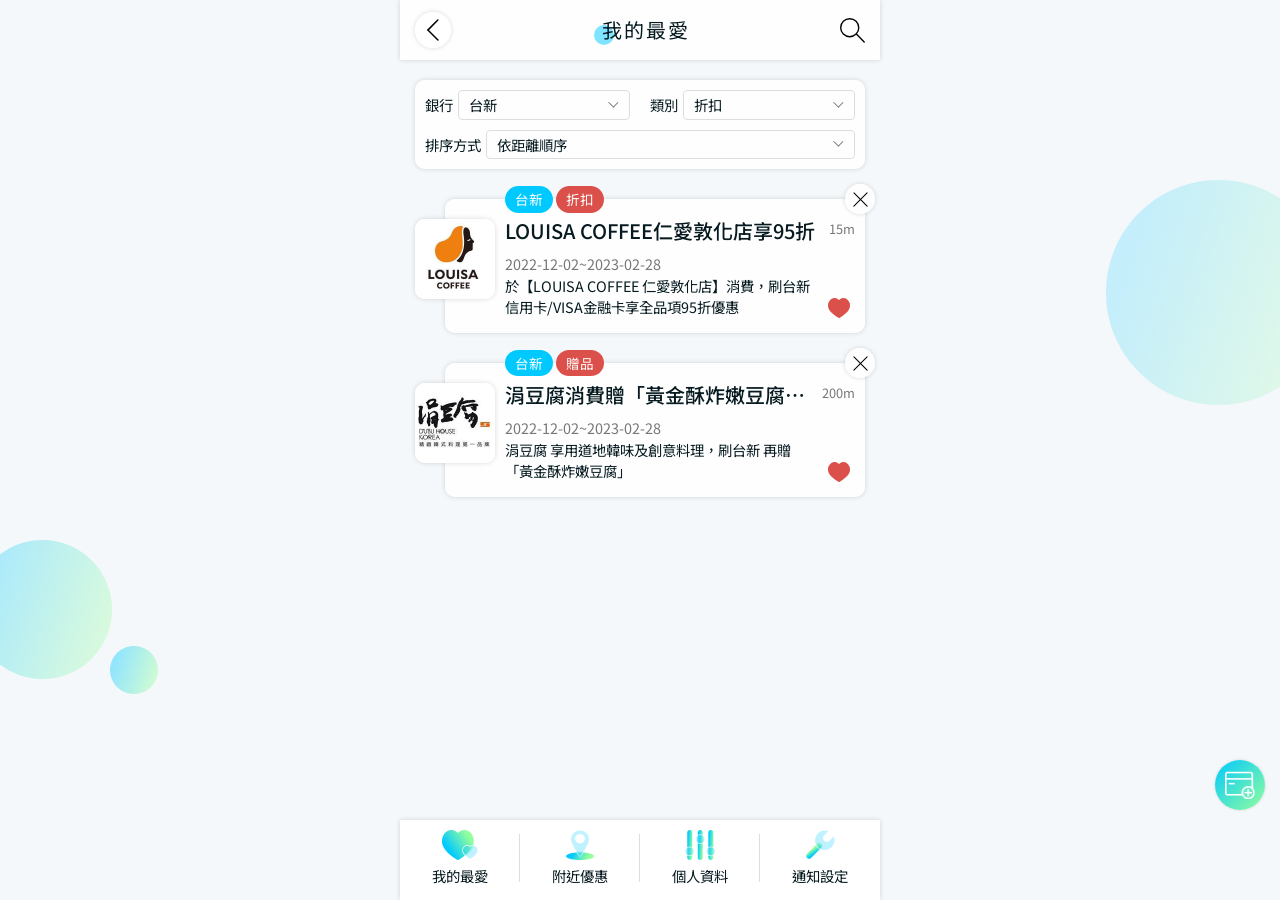
<file: 01.liked.html>
</html>

<!DOCTYPE html>
<html lang="zh-TW">

<head>
  <meta charset="UTF-8">
  <meta http-equiv="X-UA-Compatible" content="IE=edge">
  <meta name="viewport" content="width=device-width, initial-scale=1, shrink-to-fit=no">
  <title>Hey! 卡俗</title>

  <!-- Plugins CSS -->
  <link rel="stylesheet" type="text/css" href="assets/plugins/bootstrap-4.2.1-dist/css/bootstrap.min.css">
  <link rel="stylesheet" type="text/css" href="assets/css/plugins.css">
  <!-- KYART CSS-->
  <link rel="stylesheet" type="text/css" href="assets/css/style.css">
</head>


<body>
  <div class="wrapper">
    <header>
      <div class="nav glass-shadow glass-bg">
        <a href="javascript:history.back()" class="goback round-btn">
          <div class="icon glass-shadow glass-bg">
            <img src="assets/img/icon/arrow-l.svg">
          </div>
        </a>
        <h3 class="title-style">我的最愛</h3>
        <a data-toggle="modal" data-target="#search-modal" class="sreach-box">
          <div class="icon">
            <img src="assets/img/icon/search.svg">
          </div>
        </a>
      </div>
    </header>

    <div class="main">
      <div class="container">
        <div class="panel search-panel glass-shadow glass-bg mt-20 mb-20">
          <div class="input-row">
            <div class="input-item">
              <label for="bank">銀行</label>
              <select class="form-control" id="bank">
                <option selected>台新</option>
                <option>中信</option>
                <option>台銀</option>
              </select>
            </div>
            <div class="input-item">
              <label for="type">類別</label>
              <select class="form-control" id="type">
                <option selected>折扣</option>
                <option>贈品</option>
                <option>紅利</option>
              </select>
            </div>
          </div>
          <div class="input-row">
            <div class="input-item">
              <label for="order">排序方式</label>
              <select class="form-control" id="order">
                <option>依新舊</option>
                <option selected>依距離順序</option>
                <option>依重視程度</option>
              </select>
            </div>
          </div>
        </div>
        <div class="discount-container">
          <div class="card-item glass-shadow glass-bg mt-30 mb-30">
            <div class="tags">
              <span class="bank">台新</span>
              <span class="kind">折扣</span>
            </div>
            <a href="detail.html" class="img-box glass-shadow glass-bg">
              <img src="assets/img/03.jpg">
            </a>
            <div class="text-box">
              <a href="detail.html">
                <h3 class="text-lmt">LOUISA COFFEE仁愛敦化店享95折</h3>
              </a>
              <p class="date txt-gray">2022-12-02~2023-02-28</p>
              <p class="describe text-lmt">於【LOUISA COFFEE 仁愛敦化店】消費，刷台新信用卡/VISA金融卡享全品項95折優惠</p>
              <span class="distance txt-gray">15m</span>
              <div class="like liked"><span class="icon"><img src="assets/img/icon/Vector.svg" class="heart-line">
                  <img src="assets/img/icon/heart.svg" class="heart">
                </span></div>
            </div>
            <a data-toggle="modal" data-target="#delete-modal" class="delete-box glass-shadow glass-bg">
              <div class="icon">
                <img src="assets/img/icon/cancel.svg">
              </div>
            </a>
          </div>
          <div class="card-item glass-shadow glass-bg mt-30 mb-30">
            <div class="tags">
              <span class="bank">台新</span>
              <span class="kind">贈品</span>
            </div>
            <a href="detail.html" class="img-box glass-shadow glass-bg">
              <img src="assets/img/01.jpg">
            </a>
            <div class="text-box">
              <a href="detail.html">
                <h3 class="text-lmt">涓豆腐消費贈「黃金酥炸嫩豆腐」乙份</h3>
              </a>
              <p class="date txt-gray">2022-12-02~2023-02-28</p>
              <p class="describe text-lmt">涓豆腐 享用道地韓味及創意料理，刷台新 再贈「黃金酥炸嫩豆腐」</p>
              <span class="distance txt-gray">200m</span>
              <div class="like liked"><span class="icon"><img src="assets/img/icon/Vector.svg" class="heart-line">
                  <img src="assets/img/icon/heart.svg" class="heart">
                </span></div>
            </div>
            <a data-toggle="modal" data-target="#delete-modal" class="delete-box glass-shadow glass-bg">
              <div class="icon">
                <img src="assets/img/icon/cancel.svg">
              </div>
            </a>
          </div>
        </div>
      </div>

    </div>
    <footer>
      <div class="bottom-nav glass-shadow glass-bg">
        <ul class="nav-list">
          <li>
            <a href="01.liked.html">
              <img src="assets/img/icon/heart.png">
              <p>我的最愛</p>
            </a>
          </li>
          <li>
            <a href="01.nearby.html">
              <img src="assets/img/icon/location.png">
              <p>附近優惠</p>
            </a>
          </li>
          <li>
            <a href="01.account.html">
              <img src="assets/img/icon/info.png">
              <p>個人資料</p>
            </a>
          </li>
          <li>
            <a href="01.setting.html">
              <img src="assets/img/icon/setting.png">
              <p>通知設定</p>
            </a>
          </li>
        </ul>
      </div>
    </footer>
    <div class="fixed-btn ">
      <a href="01.cards.html" class="small-shadow">
        <img src="assets/img/icon/card.png">
      </a>
    </div>

  </div>
  <!-- Modal -->
  <div class="modal fade modal-style" id="search-modal" tabindex="-1" role="dialog" aria-hidden="true">
    <div class="modal-dialog modal-dialog-centered" role="document">
      <div class="modal-content glass-shadow glass-bg">
        <div class="modal-header">
          <h3 class="modal-title title-style">查詢優惠</h3>
          <button type="button" class="close" data-dismiss="modal" aria-label="Close">
            <img src="assets/img/icon/cancel.svg">
          </button>
        </div>
        <div class="modal-body">
          <div class="search-bar">
            <div class="input-group">
              <label class="hidden" for="search">查詢優惠</label>
              <input type="text" class="form-control" id="search">
              <div class="input-group-append">
                <button class="btn" type="submit" title="搜尋"> <img src="assets/img/icon/search.svg"></button>
              </div>
            </div>
          </div>
          <div class="btn-bar mt-30 mb-30">
            <a href="search_result.html" class="btn btn-basic">
              <span>搜尋</span>
            </a>
          </div>
        </div>
      </div>
    </div>
  </div>
  <div class="modal fade modal-style" id="delete-modal" tabindex="-1" role="dialog" aria-hidden="true">
    <div class="modal-dialog modal-dialog-centered" role="document">
      <div class="modal-content glass-shadow glass-bg">
        <div class="modal-header">

          <button type="button" class="close" data-dismiss="modal" aria-label="Close">
            <img src="assets/img/icon/cancel.svg">
          </button>
        </div>
        <div class="modal-body">
          <p class="text-center">確定要刪除此項目嗎？</p>
          <div class="btn-bar mt-30 mb-30">
            <a href="" class="btn btn-basic" data-dismiss="modal" aria-label="Close">
              <span>確定</span>
            </a>
            <a href="javascript:void(0)" class="btn btn-basic-line" data-dismiss="modal" aria-label="Close">
              <span>
                取消
              </span>
            </a>
          </div>
        </div>
      </div>
    </div>
  </div>

  <!-- JS -->
  <script src="assets/js/jquery-3.3.1.min.js"></script>
  <script src="assets/js/jquery-migrate-3.0.0.min.js"></script>
  <script src="assets/plugins/bootstrap-4.2.1-dist/js/bootstrap.bundle.min.js"></script>
  <script src="assets/js/plugins.js"></script>
  <script src="assets/js/ui_setting.js"></script>
  <!-- END JS -->
  <script>







  </script>
</body>

</html>
</file>
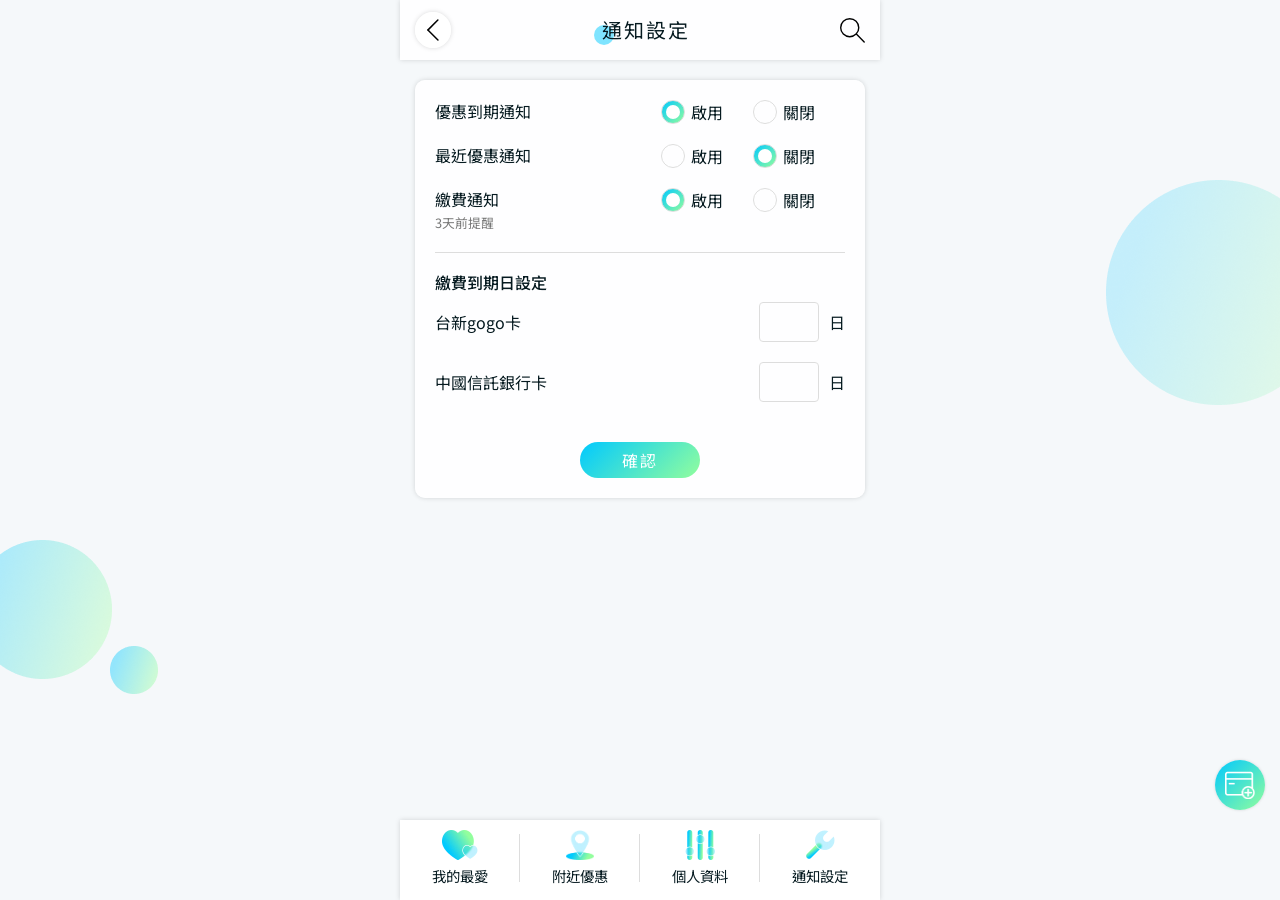
<file: 01.setting.htm>
</html>

<!DOCTYPE html>
<html lang="zh-TW">

<head>
  <meta charset="UTF-8">
  <meta http-equiv="X-UA-Compatible" content="IE=edge">
  <meta name="viewport" content="width=device-width, initial-scale=1, shrink-to-fit=no">
  <title>Hey! 卡俗</title>

  <!-- Plugins CSS -->
  <link rel="stylesheet" type="text/css" href="assets/plugins/bootstrap-4.2.1-dist/css/bootstrap.min.css">
  <link rel="stylesheet" type="text/css" href="assets/css/plugins.css">
  <!-- KYART CSS-->
  <link rel="stylesheet" type="text/css" href="assets/css/style.css">
</head>


<body>
  <div class="wrapper">
    <header>
      <div class="nav glass-shadow glass-bg">
        <a href="javascript:history.back()" class="goback round-btn">
          <div class="icon glass-shadow glass-bg">
            <img src="assets/img/icon/arrow-l.svg">
          </div>
        </a>
        <h3 class="title-style">通知設定</h3>
        <a data-toggle="modal" data-target="#search-modal" class="sreach-box">
          <div class="icon">
            <img src="assets/img/icon/search.svg">
          </div>
        </a>
      </div>
    </header>

    <div class="main">
      <div class="container">
        <div class="panel form-panel setting-panel glass-shadow glass-bg mt-20 mb-20">
          <div class="input-row">
            <div class="input-item">
              <h5>優惠到期通知</h5>
              <div class="form-check">
                <label class="form-check-label" for="radio01">
                  <input class="form-check-input" type="radio" name="radio-group01" id="radio01" checked="">
                  <span class="text">啟用</span>
                  <span class="checkmark"></span>
                </label>
              </div>
              <div class="form-check">
                <label class="form-check-label" for="radio02">
                  <input class="form-check-input" type="radio" name="radio-group01" id="radio02">
                  <span class="text">關閉</span>
                  <span class="checkmark"></span>
                </label>
              </div>
            </div>
          </div>
          <div class="input-row">
            <div class="input-item">
              <h5>最近優惠通知</h5>
              <div class="form-check">
                <label class="form-check-label" for="radio03">
                  <input class="form-check-input" type="radio" name="radio-group02" id="radio03">
                  <span class="text">啟用</span>
                  <span class="checkmark"></span>
                </label>
              </div>
              <div class="form-check">
                <label class="form-check-label" for="radio04">
                  <input class="form-check-input" type="radio" name="radio-group02" id="radio04" checked="">
                  <span class="text">關閉</span>
                  <span class="checkmark"></span>
                </label>
              </div>
            </div>
          </div>
          <div class="input-row">
            <div class="input-item">
              <h5>繳費通知
                <span class="txt-gray">3天前提醒</span>
              </h5>
              <div class="form-check">
                <label class="form-check-label" for="radio05">
                  <input class="form-check-input" type="radio" name="radio-group03" id="radio05" checked="">
                  <span class="text">啟用</span>
                  <span class="checkmark"></span>
                </label>
              </div>
              <div class="form-check">
                <label class="form-check-label" for="radio06">
                  <input class="form-check-input" type="radio" name="radio-group03" id="radio06">
                  <span class="text">關閉</span>
                  <span class="checkmark"></span>
                </label>
              </div>
            </div>
          </div>
          <hr>
          <h5 class="font-bold mb-10">繳費到期日設定</h5>
          <div class="input-row">
            <div class="input-item">
              <h5>台新gogo卡</h5>
              <input type="text" class="form-control ">
              <span>日</span>
            </div>
          </div>
          <div class="input-row">
            <div class="input-item">
              <h5>中國信託銀行卡</h5>
              <input type="text" class="form-control ">
              <span>日</span>
            </div>
          </div>


          <div class="btn-bar mt-20 ">
            <a href="00.index.htm" class="btn btn-basic">
              <span>確認</span>
            </a>
          </div>
        </div>

      </div>

    </div>
    <footer>
      <div class="bottom-nav glass-shadow glass-bg">
        <ul class="nav-list">
          <li>
            <a href="01.liked.htm">
              <img src="assets/img/icon/heart.png">
              <p>我的最愛</p>
            </a>
          </li>
          <li>
            <a href="01.nearby.htm">
              <img src="assets/img/icon/location.png">
              <p>附近優惠</p>
            </a>
          </li>
          <li>
            <a href="01.account.htm">
              <img src="assets/img/icon/info.png">
              <p>個人資料</p>
            </a>
          </li>
          <li>
            <a href="01.setting.htm">
              <img src="assets/img/icon/setting.png">
              <p>通知設定</p>
            </a>
          </li>
        </ul>
      </div>
    </footer>
    <div class="fixed-btn ">
      <a href="01.cards.htm" class="small-shadow">
        <img src="assets/img/icon/card.png">
      </a>
    </div>

  </div>
  <!-- Modal -->
  <div class="modal fade modal-style" id="search-modal" tabindex="-1" role="dialog" aria-hidden="true">
    <div class="modal-dialog modal-dialog-centered" role="document">
      <div class="modal-content glass-shadow glass-bg">
        <div class="modal-header">
          <h3 class="modal-title title-style">查詢優惠</h3>
          <button type="button" class="close" data-dismiss="modal" aria-label="Close">
            <img src="assets/img/icon/cancel.svg">
          </button>
        </div>
        <div class="modal-body">
          <div class="search-bar">
            <div class="input-group">
              <label class="hidden" for="search">查詢優惠</label>
              <input type="text" class="form-control" id="search">
              <div class="input-group-append">
                <button class="btn" type="submit" title="搜尋"> <img src="assets/img/icon/search.svg"></button>
              </div>
            </div>
          </div>
          <div class="btn-bar mt-30 mb-30">
            <a href="search_result.htm" class="btn btn-basic">
              <span>搜尋</span>
            </a>
          </div>
        </div>
      </div>
    </div>
  </div>
  <div class="modal fade modal-style" id="delete-modal" tabindex="-1" role="dialog" aria-hidden="true">
    <div class="modal-dialog modal-dialog-centered" role="document">
      <div class="modal-content glass-shadow glass-bg">
        <div class="modal-header">

          <button type="button" class="close" data-dismiss="modal" aria-label="Close">
            <img src="assets/img/icon/cancel.svg">
          </button>
        </div>
        <div class="modal-body">
          <p class="text-center">確定要刪除此項目嗎？</p>
          <div class="btn-bar mt-30 mb-30">
            <a href="" class="btn btn-basic" data-dismiss="modal" aria-label="Close">
              <span>確定</span>
            </a>
            <a href="javascript:void(0)" class="btn btn-basic-line" data-dismiss="modal" aria-label="Close">
              <span>
                取消
              </span>
            </a>
          </div>
        </div>
      </div>
    </div>
  </div>

  <!-- JS -->
  <script src="assets/js/jquery-3.3.1.min.js"></script>
  <script src="assets/js/jquery-migrate-3.0.0.min.js"></script>
  <script src="assets/plugins/bootstrap-4.2.1-dist/js/bootstrap.bundle.min.js"></script>
  <script src="assets/js/plugins.js"></script>
  <script src="assets/js/ui_setting.js"></script>
  <!-- END JS -->
  <script>







  </script>
</body>

</html>
</file>
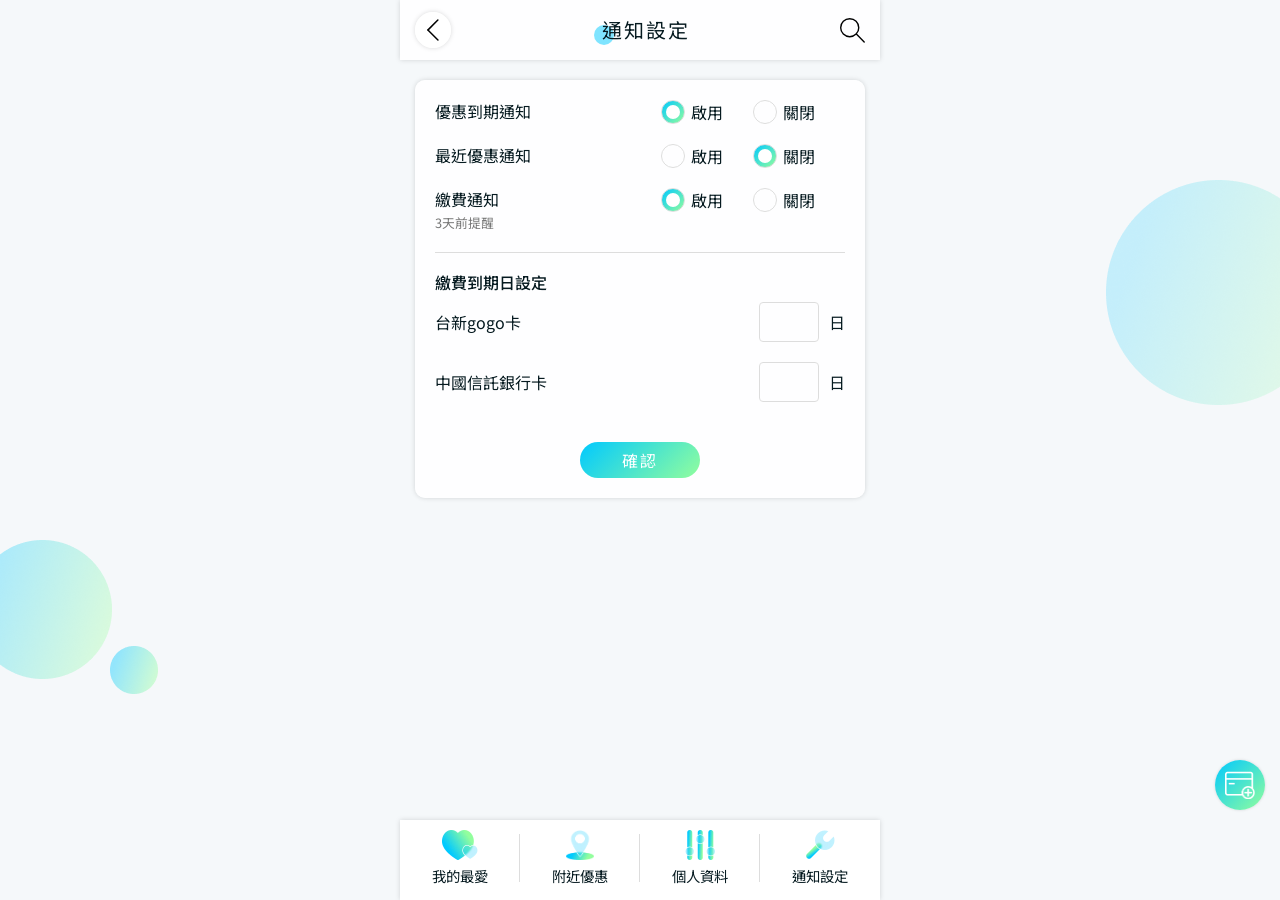
<file: 01.setting.html>
</html>

<!DOCTYPE html>
<html lang="zh-TW">

<head>
  <meta charset="UTF-8">
  <meta http-equiv="X-UA-Compatible" content="IE=edge">
  <meta name="viewport" content="width=device-width, initial-scale=1, shrink-to-fit=no">
  <title>Hey! 卡俗</title>

  <!-- Plugins CSS -->
  <link rel="stylesheet" type="text/css" href="assets/plugins/bootstrap-4.2.1-dist/css/bootstrap.min.css">
  <link rel="stylesheet" type="text/css" href="assets/css/plugins.css">
  <!-- KYART CSS-->
  <link rel="stylesheet" type="text/css" href="assets/css/style.css">
</head>


<body>
  <div class="wrapper">
    <header>
      <div class="nav glass-shadow glass-bg">
        <a href="javascript:history.back()" class="goback round-btn">
          <div class="icon glass-shadow glass-bg">
            <img src="assets/img/icon/arrow-l.svg">
          </div>
        </a>
        <h3 class="title-style">通知設定</h3>
        <a data-toggle="modal" data-target="#search-modal" class="sreach-box">
          <div class="icon">
            <img src="assets/img/icon/search.svg">
          </div>
        </a>
      </div>
    </header>

    <div class="main">
      <div class="container">
        <div class="panel form-panel setting-panel glass-shadow glass-bg mt-20 mb-20">
          <div class="input-row">
            <div class="input-item">
              <h5>優惠到期通知</h5>
              <div class="form-check">
                <label class="form-check-label" for="radio01">
                  <input class="form-check-input" type="radio" name="radio-group01" id="radio01" checked="">
                  <span class="text">啟用</span>
                  <span class="checkmark"></span>
                </label>
              </div>
              <div class="form-check">
                <label class="form-check-label" for="radio02">
                  <input class="form-check-input" type="radio" name="radio-group01" id="radio02">
                  <span class="text">關閉</span>
                  <span class="checkmark"></span>
                </label>
              </div>
            </div>
          </div>
          <div class="input-row">
            <div class="input-item">
              <h5>最近優惠通知</h5>
              <div class="form-check">
                <label class="form-check-label" for="radio03">
                  <input class="form-check-input" type="radio" name="radio-group02" id="radio03">
                  <span class="text">啟用</span>
                  <span class="checkmark"></span>
                </label>
              </div>
              <div class="form-check">
                <label class="form-check-label" for="radio04">
                  <input class="form-check-input" type="radio" name="radio-group02" id="radio04" checked="">
                  <span class="text">關閉</span>
                  <span class="checkmark"></span>
                </label>
              </div>
            </div>
          </div>
          <div class="input-row">
            <div class="input-item">
              <h5>繳費通知
                <span class="txt-gray">3天前提醒</span>
              </h5>
              <div class="form-check">
                <label class="form-check-label" for="radio05">
                  <input class="form-check-input" type="radio" name="radio-group03" id="radio05" checked="">
                  <span class="text">啟用</span>
                  <span class="checkmark"></span>
                </label>
              </div>
              <div class="form-check">
                <label class="form-check-label" for="radio06">
                  <input class="form-check-input" type="radio" name="radio-group03" id="radio06">
                  <span class="text">關閉</span>
                  <span class="checkmark"></span>
                </label>
              </div>
            </div>
          </div>
          <hr>
          <h5 class="font-bold mb-10">繳費到期日設定</h5>
          <div class="input-row">
            <div class="input-item">
              <h5>台新gogo卡</h5>
              <input type="text" class="form-control ">
              <span>日</span>
            </div>
          </div>
          <div class="input-row">
            <div class="input-item">
              <h5>中國信託銀行卡</h5>
              <input type="text" class="form-control ">
              <span>日</span>
            </div>
          </div>


          <div class="btn-bar mt-20 ">
            <a href="index.html" class="btn btn-basic">
              <span>確認</span>
            </a>
          </div>
        </div>

      </div>

    </div>
    <footer>
      <div class="bottom-nav glass-shadow glass-bg">
        <ul class="nav-list">
          <li>
            <a href="01.liked.html">
              <img src="assets/img/icon/heart.png">
              <p>我的最愛</p>
            </a>
          </li>
          <li>
            <a href="01.nearby.html">
              <img src="assets/img/icon/location.png">
              <p>附近優惠</p>
            </a>
          </li>
          <li>
            <a href="01.account.html">
              <img src="assets/img/icon/info.png">
              <p>個人資料</p>
            </a>
          </li>
          <li>
            <a href="01.setting.html">
              <img src="assets/img/icon/setting.png">
              <p>通知設定</p>
            </a>
          </li>
        </ul>
      </div>
    </footer>
    <div class="fixed-btn ">
      <a href="01.cards.html" class="small-shadow">
        <img src="assets/img/icon/card.png">
      </a>
    </div>

  </div>
  <!-- Modal -->
  <div class="modal fade modal-style" id="search-modal" tabindex="-1" role="dialog" aria-hidden="true">
    <div class="modal-dialog modal-dialog-centered" role="document">
      <div class="modal-content glass-shadow glass-bg">
        <div class="modal-header">
          <h3 class="modal-title title-style">查詢優惠</h3>
          <button type="button" class="close" data-dismiss="modal" aria-label="Close">
            <img src="assets/img/icon/cancel.svg">
          </button>
        </div>
        <div class="modal-body">
          <div class="search-bar">
            <div class="input-group">
              <label class="hidden" for="search">查詢優惠</label>
              <input type="text" class="form-control" id="search">
              <div class="input-group-append">
                <button class="btn" type="submit" title="搜尋"> <img src="assets/img/icon/search.svg"></button>
              </div>
            </div>
          </div>
          <div class="btn-bar mt-30 mb-30">
            <a href="search_result.html" class="btn btn-basic">
              <span>搜尋</span>
            </a>
          </div>
        </div>
      </div>
    </div>
  </div>
  <div class="modal fade modal-style" id="delete-modal" tabindex="-1" role="dialog" aria-hidden="true">
    <div class="modal-dialog modal-dialog-centered" role="document">
      <div class="modal-content glass-shadow glass-bg">
        <div class="modal-header">

          <button type="button" class="close" data-dismiss="modal" aria-label="Close">
            <img src="assets/img/icon/cancel.svg">
          </button>
        </div>
        <div class="modal-body">
          <p class="text-center">確定要刪除此項目嗎？</p>
          <div class="btn-bar mt-30 mb-30">
            <a href="" class="btn btn-basic" data-dismiss="modal" aria-label="Close">
              <span>確定</span>
            </a>
            <a href="javascript:void(0)" class="btn btn-basic-line" data-dismiss="modal" aria-label="Close">
              <span>
                取消
              </span>
            </a>
          </div>
        </div>
      </div>
    </div>
  </div>

  <!-- JS -->
  <script src="assets/js/jquery-3.3.1.min.js"></script>
  <script src="assets/js/jquery-migrate-3.0.0.min.js"></script>
  <script src="assets/plugins/bootstrap-4.2.1-dist/js/bootstrap.bundle.min.js"></script>
  <script src="assets/js/plugins.js"></script>
  <script src="assets/js/ui_setting.js"></script>
  <!-- END JS -->
  <script>







  </script>
</body>

</html>
</file>
<file: assets/css/plugins.css>
/* Slider */
.slick-slider {
  position: relative;

  display: block;
  box-sizing: border-box;

  -webkit-user-select: none;
  -moz-user-select: none;
  -ms-user-select: none;
  user-select: none;

  -webkit-touch-callout: none;
  -khtml-user-select: none;
  -ms-touch-action: pan-y;
  touch-action: pan-y;
  -webkit-tap-highlight-color: transparent;
}

.slick-list {
  position: relative;

  display: block;
  overflow: hidden;

  margin: 0;
  padding: 0;
}

.slick-list:focus {
  outline: none;
}

.slick-list.dragging {
  cursor: pointer;
  cursor: hand;
}

.slick-slider .slick-track,
.slick-slider .slick-list {
  -webkit-transform: translate3d(0, 0, 0);
  -moz-transform: translate3d(0, 0, 0);
  -ms-transform: translate3d(0, 0, 0);
  -o-transform: translate3d(0, 0, 0);
  transform: translate3d(0, 0, 0);
}

.slick-track {
  position: relative;
  top: 0;
  left: 0;

  display: block;
  margin-left: auto;
  margin-right: auto;
}

.slick-track:before,
.slick-track:after {
  display: table;

  content: '';
}

.slick-track:after {
  clear: both;
}

.slick-loading .slick-track {
  visibility: hidden;
}

.slick-slide {
  display: none;
  float: left;

  height: 100%;
  min-height: 1px;
}

[dir='rtl'] .slick-slide {
  float: right;
}

.slick-slide img {
  display: block;
}

.slick-slide.slick-loading img {
  display: none;
}

.slick-slide.dragging img {
  pointer-events: none;
}

.slick-initialized .slick-slide {
  display: block;
}

.slick-loading .slick-slide {
  visibility: hidden;
}

.slick-vertical .slick-slide {
  display: block;

  height: auto;

  border: 1px solid transparent;
}

.slick-arrow.slick-hidden {
  display: none;
}

/**
 * Swiper 4.5.0
 * Most modern mobile touch slider and framework with hardware accelerated transitions
 * http://www.idangero.us/swiper/
 *
 * Copyright 2014-2019 Vladimir Kharlampidi
 *
 * Released under the MIT License
 *
 * Released on: February 22, 2019
 */
.swiper-container {
  margin: 0 auto;
  position: relative;
  overflow: hidden;
  list-style: none;
  padding: 0;
  z-index: 1
}

.swiper-container-no-flexbox .swiper-slide {
  float: left
}

.swiper-container-vertical>.swiper-wrapper {
  -webkit-box-orient: vertical;
  -webkit-box-direction: normal;
  -webkit-flex-direction: column;
  -ms-flex-direction: column;
  flex-direction: column
}

.swiper-wrapper {
  position: relative;
  width: 100%;
  height: 100%;
  z-index: 1;
  display: -webkit-box;
  display: -webkit-flex;
  display: -ms-flexbox;
  display: flex;
  -webkit-transition-property: -webkit-transform;
  transition-property: -webkit-transform;
  -o-transition-property: transform;
  transition-property: transform;
  transition-property: transform, -webkit-transform;
  -webkit-box-sizing: content-box;
  box-sizing: content-box
}

.swiper-container-android .swiper-slide,
.swiper-wrapper {
  -webkit-transform: translate3d(0, 0, 0);
  transform: translate3d(0, 0, 0)
}

.swiper-container-multirow>.swiper-wrapper {
  -webkit-flex-wrap: wrap;
  -ms-flex-wrap: wrap;
  flex-wrap: wrap
}

.swiper-container-free-mode>.swiper-wrapper {
  -webkit-transition-timing-function: ease-out;
  -o-transition-timing-function: ease-out;
  transition-timing-function: ease-out;
  margin: 0 auto
}

.swiper-slide {
  -webkit-flex-shrink: 0;
  -ms-flex-negative: 0;
  flex-shrink: 0;
  width: 100%;
  height: 100%;
  position: relative;
  -webkit-transition-property: -webkit-transform;
  transition-property: -webkit-transform;
  -o-transition-property: transform;
  transition-property: transform;
  transition-property: transform, -webkit-transform
}

.swiper-slide-invisible-blank {
  visibility: hidden
}

.swiper-container-autoheight,
.swiper-container-autoheight .swiper-slide {
  height: auto
}

.swiper-container-autoheight .swiper-wrapper {
  -webkit-box-align: start;
  -webkit-align-items: flex-start;
  -ms-flex-align: start;
  align-items: flex-start;
  -webkit-transition-property: height, -webkit-transform;
  transition-property: height, -webkit-transform;
  -o-transition-property: transform, height;
  transition-property: transform, height;
  transition-property: transform, height, -webkit-transform
}

.swiper-container-3d {
  -webkit-perspective: 1200px;
  perspective: 1200px
}

.swiper-container-3d .swiper-cube-shadow,
.swiper-container-3d .swiper-slide,
.swiper-container-3d .swiper-slide-shadow-bottom,
.swiper-container-3d .swiper-slide-shadow-left,
.swiper-container-3d .swiper-slide-shadow-right,
.swiper-container-3d .swiper-slide-shadow-top,
.swiper-container-3d .swiper-wrapper {
  -webkit-transform-style: preserve-3d;
  transform-style: preserve-3d
}

.swiper-container-3d .swiper-slide-shadow-bottom,
.swiper-container-3d .swiper-slide-shadow-left,
.swiper-container-3d .swiper-slide-shadow-right,
.swiper-container-3d .swiper-slide-shadow-top {
  position: absolute;
  left: 0;
  top: 0;
  width: 100%;
  height: 100%;
  pointer-events: none;
  z-index: 10
}

.swiper-container-3d .swiper-slide-shadow-left {
  background-image: -webkit-gradient(linear, right top, left top, from(rgba(0, 0, 0, .5)), to(rgba(0, 0, 0, 0)));
  background-image: -webkit-linear-gradient(right, rgba(0, 0, 0, .5), rgba(0, 0, 0, 0));
  background-image: -o-linear-gradient(right, rgba(0, 0, 0, .5), rgba(0, 0, 0, 0));
  background-image: linear-gradient(to left, rgba(0, 0, 0, .5), rgba(0, 0, 0, 0))
}

.swiper-container-3d .swiper-slide-shadow-right {
  background-image: -webkit-gradient(linear, left top, right top, from(rgba(0, 0, 0, .5)), to(rgba(0, 0, 0, 0)));
  background-image: -webkit-linear-gradient(left, rgba(0, 0, 0, .5), rgba(0, 0, 0, 0));
  background-image: -o-linear-gradient(left, rgba(0, 0, 0, .5), rgba(0, 0, 0, 0));
  background-image: linear-gradient(to right, rgba(0, 0, 0, .5), rgba(0, 0, 0, 0))
}

.swiper-container-3d .swiper-slide-shadow-top {
  background-image: -webkit-gradient(linear, left bottom, left top, from(rgba(0, 0, 0, .5)), to(rgba(0, 0, 0, 0)));
  background-image: -webkit-linear-gradient(bottom, rgba(0, 0, 0, .5), rgba(0, 0, 0, 0));
  background-image: -o-linear-gradient(bottom, rgba(0, 0, 0, .5), rgba(0, 0, 0, 0));
  background-image: linear-gradient(to top, rgba(0, 0, 0, .5), rgba(0, 0, 0, 0))
}

.swiper-container-3d .swiper-slide-shadow-bottom {
  background-image: -webkit-gradient(linear, left top, left bottom, from(rgba(0, 0, 0, .5)), to(rgba(0, 0, 0, 0)));
  background-image: -webkit-linear-gradient(top, rgba(0, 0, 0, .5), rgba(0, 0, 0, 0));
  background-image: -o-linear-gradient(top, rgba(0, 0, 0, .5), rgba(0, 0, 0, 0));
  background-image: linear-gradient(to bottom, rgba(0, 0, 0, .5), rgba(0, 0, 0, 0))
}

.swiper-container-wp8-horizontal,
.swiper-container-wp8-horizontal>.swiper-wrapper {
  -ms-touch-action: pan-y;
  touch-action: pan-y
}

.swiper-container-wp8-vertical,
.swiper-container-wp8-vertical>.swiper-wrapper {
  -ms-touch-action: pan-x;
  touch-action: pan-x
}

.swiper-button-next,
.swiper-button-prev {
  position: absolute;
  top: 50%;
  width: 27px;
  height: 44px;
  margin-top: -22px;
  z-index: 10;
  cursor: pointer;
  background-size: 27px 44px;
  background-position: center;
  background-repeat: no-repeat
}

.swiper-button-next.swiper-button-disabled,
.swiper-button-prev.swiper-button-disabled {
  opacity: .35;
  cursor: auto;
  pointer-events: none
}

.swiper-button-prev,
.swiper-container-rtl .swiper-button-next {
  background-image: url("data:image/svg+xml;charset=utf-8,%3Csvg%20xmlns%3D'http%3A%2F%2Fwww.w3.org%2F2000%2Fsvg'%20viewBox%3D'0%200%2027%2044'%3E%3Cpath%20d%3D'M0%2C22L22%2C0l2.1%2C2.1L4.2%2C22l19.9%2C19.9L22%2C44L0%2C22L0%2C22L0%2C22z'%20fill%3D'%23007aff'%2F%3E%3C%2Fsvg%3E");
  left: 10px;
  right: auto
}

.swiper-button-next,
.swiper-container-rtl .swiper-button-prev {
  background-image: url("data:image/svg+xml;charset=utf-8,%3Csvg%20xmlns%3D'http%3A%2F%2Fwww.w3.org%2F2000%2Fsvg'%20viewBox%3D'0%200%2027%2044'%3E%3Cpath%20d%3D'M27%2C22L27%2C22L5%2C44l-2.1-2.1L22.8%2C22L2.9%2C2.1L5%2C0L27%2C22L27%2C22z'%20fill%3D'%23007aff'%2F%3E%3C%2Fsvg%3E");
  right: 10px;
  left: auto
}

.swiper-button-prev.swiper-button-white,
.swiper-container-rtl .swiper-button-next.swiper-button-white {
  background-image: url("data:image/svg+xml;charset=utf-8,%3Csvg%20xmlns%3D'http%3A%2F%2Fwww.w3.org%2F2000%2Fsvg'%20viewBox%3D'0%200%2027%2044'%3E%3Cpath%20d%3D'M0%2C22L22%2C0l2.1%2C2.1L4.2%2C22l19.9%2C19.9L22%2C44L0%2C22L0%2C22L0%2C22z'%20fill%3D'%23ffffff'%2F%3E%3C%2Fsvg%3E")
}

.swiper-button-next.swiper-button-white,
.swiper-container-rtl .swiper-button-prev.swiper-button-white {
  background-image: url("data:image/svg+xml;charset=utf-8,%3Csvg%20xmlns%3D'http%3A%2F%2Fwww.w3.org%2F2000%2Fsvg'%20viewBox%3D'0%200%2027%2044'%3E%3Cpath%20d%3D'M27%2C22L27%2C22L5%2C44l-2.1-2.1L22.8%2C22L2.9%2C2.1L5%2C0L27%2C22L27%2C22z'%20fill%3D'%23ffffff'%2F%3E%3C%2Fsvg%3E")
}

.swiper-button-prev.swiper-button-black,
.swiper-container-rtl .swiper-button-next.swiper-button-black {
  background-image: url("data:image/svg+xml;charset=utf-8,%3Csvg%20xmlns%3D'http%3A%2F%2Fwww.w3.org%2F2000%2Fsvg'%20viewBox%3D'0%200%2027%2044'%3E%3Cpath%20d%3D'M0%2C22L22%2C0l2.1%2C2.1L4.2%2C22l19.9%2C19.9L22%2C44L0%2C22L0%2C22L0%2C22z'%20fill%3D'%23000000'%2F%3E%3C%2Fsvg%3E")
}

.swiper-button-next.swiper-button-black,
.swiper-container-rtl .swiper-button-prev.swiper-button-black {
  background-image: url("data:image/svg+xml;charset=utf-8,%3Csvg%20xmlns%3D'http%3A%2F%2Fwww.w3.org%2F2000%2Fsvg'%20viewBox%3D'0%200%2027%2044'%3E%3Cpath%20d%3D'M27%2C22L27%2C22L5%2C44l-2.1-2.1L22.8%2C22L2.9%2C2.1L5%2C0L27%2C22L27%2C22z'%20fill%3D'%23000000'%2F%3E%3C%2Fsvg%3E")
}

.swiper-button-lock {
  display: none
}

.swiper-pagination {
  position: absolute;
  text-align: center;
  -webkit-transition: .3s opacity;
  -o-transition: .3s opacity;
  transition: .3s opacity;
  -webkit-transform: translate3d(0, 0, 0);
  transform: translate3d(0, 0, 0);
  z-index: 10
}

.swiper-pagination.swiper-pagination-hidden {
  opacity: 0
}

.swiper-container-horizontal>.swiper-pagination-bullets,
.swiper-pagination-custom,
.swiper-pagination-fraction {
  bottom: 10px;
  left: 0;
  width: 100%
}

.swiper-pagination-bullets-dynamic {
  overflow: hidden;
  font-size: 0
}

.swiper-pagination-bullets-dynamic .swiper-pagination-bullet {
  -webkit-transform: scale(.33);
  -ms-transform: scale(.33);
  transform: scale(.33);
  position: relative
}

.swiper-pagination-bullets-dynamic .swiper-pagination-bullet-active {
  -webkit-transform: scale(1);
  -ms-transform: scale(1);
  transform: scale(1)
}

.swiper-pagination-bullets-dynamic .swiper-pagination-bullet-active-main {
  -webkit-transform: scale(1);
  -ms-transform: scale(1);
  transform: scale(1)
}

.swiper-pagination-bullets-dynamic .swiper-pagination-bullet-active-prev {
  -webkit-transform: scale(.66);
  -ms-transform: scale(.66);
  transform: scale(.66)
}

.swiper-pagination-bullets-dynamic .swiper-pagination-bullet-active-prev-prev {
  -webkit-transform: scale(.33);
  -ms-transform: scale(.33);
  transform: scale(.33)
}

.swiper-pagination-bullets-dynamic .swiper-pagination-bullet-active-next {
  -webkit-transform: scale(.66);
  -ms-transform: scale(.66);
  transform: scale(.66)
}

.swiper-pagination-bullets-dynamic .swiper-pagination-bullet-active-next-next {
  -webkit-transform: scale(.33);
  -ms-transform: scale(.33);
  transform: scale(.33)
}

.swiper-pagination-bullet {
  width: 8px;
  height: 8px;
  display: inline-block;
  border-radius: 100%;
  background: #000;
  opacity: .2
}

button.swiper-pagination-bullet {
  border: none;
  margin: 0;
  padding: 0;
  -webkit-box-shadow: none;
  box-shadow: none;
  -webkit-appearance: none;
  -moz-appearance: none;
  appearance: none
}

.swiper-pagination-clickable .swiper-pagination-bullet {
  cursor: pointer
}

.swiper-pagination-bullet-active {
  opacity: 1;
  background: #007aff
}

.swiper-container-vertical>.swiper-pagination-bullets {
  right: 10px;
  top: 50%;
  -webkit-transform: translate3d(0, -50%, 0);
  transform: translate3d(0, -50%, 0)
}

.swiper-container-vertical>.swiper-pagination-bullets .swiper-pagination-bullet {
  margin: 6px 0;
  display: block
}

.swiper-container-vertical>.swiper-pagination-bullets.swiper-pagination-bullets-dynamic {
  top: 50%;
  -webkit-transform: translateY(-50%);
  -ms-transform: translateY(-50%);
  transform: translateY(-50%);
  width: 8px
}

.swiper-container-vertical>.swiper-pagination-bullets.swiper-pagination-bullets-dynamic .swiper-pagination-bullet {
  display: inline-block;
  -webkit-transition: .2s top, .2s -webkit-transform;
  transition: .2s top, .2s -webkit-transform;
  -o-transition: .2s transform, .2s top;
  transition: .2s transform, .2s top;
  transition: .2s transform, .2s top, .2s -webkit-transform
}

.swiper-container-horizontal>.swiper-pagination-bullets .swiper-pagination-bullet {
  margin: 0 4px
}

.swiper-container-horizontal>.swiper-pagination-bullets.swiper-pagination-bullets-dynamic {
  left: 50%;
  -webkit-transform: translateX(-50%);
  -ms-transform: translateX(-50%);
  transform: translateX(-50%);
  white-space: nowrap
}

.swiper-container-horizontal>.swiper-pagination-bullets.swiper-pagination-bullets-dynamic .swiper-pagination-bullet {
  -webkit-transition: .2s left, .2s -webkit-transform;
  transition: .2s left, .2s -webkit-transform;
  -o-transition: .2s transform, .2s left;
  transition: .2s transform, .2s left;
  transition: .2s transform, .2s left, .2s -webkit-transform
}

.swiper-container-horizontal.swiper-container-rtl>.swiper-pagination-bullets-dynamic .swiper-pagination-bullet {
  -webkit-transition: .2s right, .2s -webkit-transform;
  transition: .2s right, .2s -webkit-transform;
  -o-transition: .2s transform, .2s right;
  transition: .2s transform, .2s right;
  transition: .2s transform, .2s right, .2s -webkit-transform
}

.swiper-pagination-progressbar {
  background: rgba(0, 0, 0, .25);
  position: absolute
}

.swiper-pagination-progressbar .swiper-pagination-progressbar-fill {
  background: #007aff;
  position: absolute;
  left: 0;
  top: 0;
  width: 100%;
  height: 100%;
  -webkit-transform: scale(0);
  -ms-transform: scale(0);
  transform: scale(0);
  -webkit-transform-origin: left top;
  -ms-transform-origin: left top;
  transform-origin: left top
}

.swiper-container-rtl .swiper-pagination-progressbar .swiper-pagination-progressbar-fill {
  -webkit-transform-origin: right top;
  -ms-transform-origin: right top;
  transform-origin: right top
}

.swiper-container-horizontal>.swiper-pagination-progressbar,
.swiper-container-vertical>.swiper-pagination-progressbar.swiper-pagination-progressbar-opposite {
  width: 100%;
  height: 4px;
  left: 0;
  top: 0
}

.swiper-container-horizontal>.swiper-pagination-progressbar.swiper-pagination-progressbar-opposite,
.swiper-container-vertical>.swiper-pagination-progressbar {
  width: 4px;
  height: 100%;
  left: 0;
  top: 0
}

.swiper-pagination-white .swiper-pagination-bullet-active {
  background: #fff
}

.swiper-pagination-progressbar.swiper-pagination-white {
  background: rgba(255, 255, 255, .25)
}

.swiper-pagination-progressbar.swiper-pagination-white .swiper-pagination-progressbar-fill {
  background: #fff
}

.swiper-pagination-black .swiper-pagination-bullet-active {
  background: #000
}

.swiper-pagination-progressbar.swiper-pagination-black {
  background: rgba(0, 0, 0, .25)
}

.swiper-pagination-progressbar.swiper-pagination-black .swiper-pagination-progressbar-fill {
  background: #000
}

.swiper-pagination-lock {
  display: none
}

.swiper-scrollbar {
  border-radius: 10px;
  position: relative;
  -ms-touch-action: none;
  background: rgba(0, 0, 0, .1)
}

.swiper-container-horizontal>.swiper-scrollbar {
  position: absolute;
  left: 1%;
  bottom: 3px;
  z-index: 50;
  height: 5px;
  width: 98%
}

.swiper-container-vertical>.swiper-scrollbar {
  position: absolute;
  right: 3px;
  top: 1%;
  z-index: 50;
  width: 5px;
  height: 98%
}

.swiper-scrollbar-drag {
  height: 100%;
  width: 100%;
  position: relative;
  background: rgba(0, 0, 0, .5);
  border-radius: 10px;
  left: 0;
  top: 0
}

.swiper-scrollbar-cursor-drag {
  cursor: move
}

.swiper-scrollbar-lock {
  display: none
}

.swiper-zoom-container {
  width: 100%;
  height: 100%;
  display: -webkit-box;
  display: -webkit-flex;
  display: -ms-flexbox;
  display: flex;
  -webkit-box-pack: center;
  -webkit-justify-content: center;
  -ms-flex-pack: center;
  justify-content: center;
  -webkit-box-align: center;
  -webkit-align-items: center;
  -ms-flex-align: center;
  align-items: center;
  text-align: center
}

.swiper-zoom-container>canvas,
.swiper-zoom-container>img,
.swiper-zoom-container>svg {
  max-width: 100%;
  max-height: 100%;
  -o-object-fit: contain;
  object-fit: contain
}

.swiper-slide-zoomed {
  cursor: move
}

.swiper-lazy-preloader {
  width: 42px;
  height: 42px;
  position: absolute;
  left: 50%;
  top: 50%;
  margin-left: -21px;
  margin-top: -21px;
  z-index: 10;
  -webkit-transform-origin: 50%;
  -ms-transform-origin: 50%;
  transform-origin: 50%;
  -webkit-animation: swiper-preloader-spin 1s steps(12, end) infinite;
  animation: swiper-preloader-spin 1s steps(12, end) infinite
}

.swiper-lazy-preloader:after {
  display: block;
  content: '';
  width: 100%;
  height: 100%;
  background-image: url("data:image/svg+xml;charset=utf-8,%3Csvg%20viewBox%3D'0%200%20120%20120'%20xmlns%3D'http%3A%2F%2Fwww.w3.org%2F2000%2Fsvg'%20xmlns%3Axlink%3D'http%3A%2F%2Fwww.w3.org%2F1999%2Fxlink'%3E%3Cdefs%3E%3Cline%20id%3D'l'%20x1%3D'60'%20x2%3D'60'%20y1%3D'7'%20y2%3D'27'%20stroke%3D'%236c6c6c'%20stroke-width%3D'11'%20stroke-linecap%3D'round'%2F%3E%3C%2Fdefs%3E%3Cg%3E%3Cuse%20xlink%3Ahref%3D'%23l'%20opacity%3D'.27'%2F%3E%3Cuse%20xlink%3Ahref%3D'%23l'%20opacity%3D'.27'%20transform%3D'rotate(30%2060%2C60)'%2F%3E%3Cuse%20xlink%3Ahref%3D'%23l'%20opacity%3D'.27'%20transform%3D'rotate(60%2060%2C60)'%2F%3E%3Cuse%20xlink%3Ahref%3D'%23l'%20opacity%3D'.27'%20transform%3D'rotate(90%2060%2C60)'%2F%3E%3Cuse%20xlink%3Ahref%3D'%23l'%20opacity%3D'.27'%20transform%3D'rotate(120%2060%2C60)'%2F%3E%3Cuse%20xlink%3Ahref%3D'%23l'%20opacity%3D'.27'%20transform%3D'rotate(150%2060%2C60)'%2F%3E%3Cuse%20xlink%3Ahref%3D'%23l'%20opacity%3D'.37'%20transform%3D'rotate(180%2060%2C60)'%2F%3E%3Cuse%20xlink%3Ahref%3D'%23l'%20opacity%3D'.46'%20transform%3D'rotate(210%2060%2C60)'%2F%3E%3Cuse%20xlink%3Ahref%3D'%23l'%20opacity%3D'.56'%20transform%3D'rotate(240%2060%2C60)'%2F%3E%3Cuse%20xlink%3Ahref%3D'%23l'%20opacity%3D'.66'%20transform%3D'rotate(270%2060%2C60)'%2F%3E%3Cuse%20xlink%3Ahref%3D'%23l'%20opacity%3D'.75'%20transform%3D'rotate(300%2060%2C60)'%2F%3E%3Cuse%20xlink%3Ahref%3D'%23l'%20opacity%3D'.85'%20transform%3D'rotate(330%2060%2C60)'%2F%3E%3C%2Fg%3E%3C%2Fsvg%3E");
  background-position: 50%;
  background-size: 100%;
  background-repeat: no-repeat
}

.swiper-lazy-preloader-white:after {
  background-image: url("data:image/svg+xml;charset=utf-8,%3Csvg%20viewBox%3D'0%200%20120%20120'%20xmlns%3D'http%3A%2F%2Fwww.w3.org%2F2000%2Fsvg'%20xmlns%3Axlink%3D'http%3A%2F%2Fwww.w3.org%2F1999%2Fxlink'%3E%3Cdefs%3E%3Cline%20id%3D'l'%20x1%3D'60'%20x2%3D'60'%20y1%3D'7'%20y2%3D'27'%20stroke%3D'%23fff'%20stroke-width%3D'11'%20stroke-linecap%3D'round'%2F%3E%3C%2Fdefs%3E%3Cg%3E%3Cuse%20xlink%3Ahref%3D'%23l'%20opacity%3D'.27'%2F%3E%3Cuse%20xlink%3Ahref%3D'%23l'%20opacity%3D'.27'%20transform%3D'rotate(30%2060%2C60)'%2F%3E%3Cuse%20xlink%3Ahref%3D'%23l'%20opacity%3D'.27'%20transform%3D'rotate(60%2060%2C60)'%2F%3E%3Cuse%20xlink%3Ahref%3D'%23l'%20opacity%3D'.27'%20transform%3D'rotate(90%2060%2C60)'%2F%3E%3Cuse%20xlink%3Ahref%3D'%23l'%20opacity%3D'.27'%20transform%3D'rotate(120%2060%2C60)'%2F%3E%3Cuse%20xlink%3Ahref%3D'%23l'%20opacity%3D'.27'%20transform%3D'rotate(150%2060%2C60)'%2F%3E%3Cuse%20xlink%3Ahref%3D'%23l'%20opacity%3D'.37'%20transform%3D'rotate(180%2060%2C60)'%2F%3E%3Cuse%20xlink%3Ahref%3D'%23l'%20opacity%3D'.46'%20transform%3D'rotate(210%2060%2C60)'%2F%3E%3Cuse%20xlink%3Ahref%3D'%23l'%20opacity%3D'.56'%20transform%3D'rotate(240%2060%2C60)'%2F%3E%3Cuse%20xlink%3Ahref%3D'%23l'%20opacity%3D'.66'%20transform%3D'rotate(270%2060%2C60)'%2F%3E%3Cuse%20xlink%3Ahref%3D'%23l'%20opacity%3D'.75'%20transform%3D'rotate(300%2060%2C60)'%2F%3E%3Cuse%20xlink%3Ahref%3D'%23l'%20opacity%3D'.85'%20transform%3D'rotate(330%2060%2C60)'%2F%3E%3C%2Fg%3E%3C%2Fsvg%3E")
}

@-webkit-keyframes swiper-preloader-spin {
  100% {
    -webkit-transform: rotate(360deg);
    transform: rotate(360deg)
  }
}

@keyframes swiper-preloader-spin {
  100% {
    -webkit-transform: rotate(360deg);
    transform: rotate(360deg)
  }
}

.swiper-container .swiper-notification {
  position: absolute;
  left: 0;
  top: 0;
  pointer-events: none;
  opacity: 0;
  z-index: -1000
}

.swiper-container-fade.swiper-container-free-mode .swiper-slide {
  -webkit-transition-timing-function: ease-out;
  -o-transition-timing-function: ease-out;
  transition-timing-function: ease-out
}

.swiper-container-fade .swiper-slide {
  pointer-events: none;
  -webkit-transition-property: opacity;
  -o-transition-property: opacity;
  transition-property: opacity
}

.swiper-container-fade .swiper-slide .swiper-slide {
  pointer-events: none
}

.swiper-container-fade .swiper-slide-active,
.swiper-container-fade .swiper-slide-active .swiper-slide-active {
  pointer-events: auto
}

.swiper-container-cube {
  overflow: visible
}

.swiper-container-cube .swiper-slide {
  pointer-events: none;
  -webkit-backface-visibility: hidden;
  backface-visibility: hidden;
  z-index: 1;
  visibility: hidden;
  -webkit-transform-origin: 0 0;
  -ms-transform-origin: 0 0;
  transform-origin: 0 0;
  width: 100%;
  height: 100%
}

.swiper-container-cube .swiper-slide .swiper-slide {
  pointer-events: none
}

.swiper-container-cube.swiper-container-rtl .swiper-slide {
  -webkit-transform-origin: 100% 0;
  -ms-transform-origin: 100% 0;
  transform-origin: 100% 0
}

.swiper-container-cube .swiper-slide-active,
.swiper-container-cube .swiper-slide-active .swiper-slide-active {
  pointer-events: auto
}

.swiper-container-cube .swiper-slide-active,
.swiper-container-cube .swiper-slide-next,
.swiper-container-cube .swiper-slide-next+.swiper-slide,
.swiper-container-cube .swiper-slide-prev {
  pointer-events: auto;
  visibility: visible
}

.swiper-container-cube .swiper-slide-shadow-bottom,
.swiper-container-cube .swiper-slide-shadow-left,
.swiper-container-cube .swiper-slide-shadow-right,
.swiper-container-cube .swiper-slide-shadow-top {
  z-index: 0;
  -webkit-backface-visibility: hidden;
  backface-visibility: hidden
}

.swiper-container-cube .swiper-cube-shadow {
  position: absolute;
  left: 0;
  bottom: 0;
  width: 100%;
  height: 100%;
  background: #000;
  opacity: .6;
  -webkit-filter: blur(50px);
  filter: blur(50px);
  z-index: 0
}

.swiper-container-flip {
  overflow: visible
}

.swiper-container-flip .swiper-slide {
  pointer-events: none;
  -webkit-backface-visibility: hidden;
  backface-visibility: hidden;
  z-index: 1
}

.swiper-container-flip .swiper-slide .swiper-slide {
  pointer-events: none
}

.swiper-container-flip .swiper-slide-active,
.swiper-container-flip .swiper-slide-active .swiper-slide-active {
  pointer-events: auto
}

.swiper-container-flip .swiper-slide-shadow-bottom,
.swiper-container-flip .swiper-slide-shadow-left,
.swiper-container-flip .swiper-slide-shadow-right,
.swiper-container-flip .swiper-slide-shadow-top {
  z-index: 0;
  -webkit-backface-visibility: hidden;
  backface-visibility: hidden
}

.swiper-container-coverflow .swiper-wrapper {
  -ms-perspective: 1200px
}



/* datepicker */

/*!
 * Datetimepicker for Bootstrap 3
 * version : 4.17.47
 * https://github.com/Eonasdan/bootstrap-datetimepicker/
*/
.bootstrap-datetimepicker-widget {
  list-style: none
}

.bootstrap-datetimepicker-widget.dropdown-menu {
  display: block;
  margin: 2px 0;
  padding: 4px;
  width: 19em
}

@media (max-width:480px) {
  .bootstrap-datetimepicker-widget.dropdown-menu {
    width: 16em
  }
}

@media (min-width:576px) {
  .bootstrap-datetimepicker-widget.dropdown-menu.timepicker-sbs {
    width: 38em
  }
}

@media (min-width:768px) {
  .bootstrap-datetimepicker-widget.dropdown-menu.timepicker-sbs {
    width: 38em
  }
}

@media (min-width:992px) {
  .bootstrap-datetimepicker-widget.dropdown-menu.timepicker-sbs {
    width: 38em
  }
}

.bootstrap-datetimepicker-widget.dropdown-menu:before,
.bootstrap-datetimepicker-widget.dropdown-menu:after {
  content: '';
  display: inline-block;
  position: absolute
}

.bootstrap-datetimepicker-widget.dropdown-menu.bottom:before {
  border-left: 7px solid transparent;
  border-right: 7px solid transparent;
  border-bottom: 7px solid #ccc;
  border-bottom-color: rgba(0, 0, 0, 0.2);
  top: -7px;
  left: 7px
}

.bootstrap-datetimepicker-widget.dropdown-menu.bottom:after {
  border-left: 6px solid transparent;
  border-right: 6px solid transparent;
  border-bottom: 6px solid #fff;
  top: -6px;
  left: 8px
}

.bootstrap-datetimepicker-widget.dropdown-menu.top:before {
  border-left: 7px solid transparent;
  border-right: 7px solid transparent;
  border-top: 7px solid #ccc;
  border-top-color: rgba(0, 0, 0, 0.2);
  bottom: -7px;
  left: 6px
}

.bootstrap-datetimepicker-widget.dropdown-menu.top:after {
  border-left: 6px solid transparent;
  border-right: 6px solid transparent;
  border-top: 6px solid #fff;
  bottom: -6px;
  left: 7px
}

.bootstrap-datetimepicker-widget.dropdown-menu.pull-right:before {
  left: auto;
  right: 6px
}

.bootstrap-datetimepicker-widget.dropdown-menu.pull-right:after {
  left: auto;
  right: 7px
}

.bootstrap-datetimepicker-widget .list-unstyled {
  margin: 0
}

.bootstrap-datetimepicker-widget a[data-action] {
  padding: 6px 0
}

.bootstrap-datetimepicker-widget a[data-action]:active {
  box-shadow: none
}

.bootstrap-datetimepicker-widget .timepicker-hour,
.bootstrap-datetimepicker-widget .timepicker-minute,
.bootstrap-datetimepicker-widget .timepicker-second {
  width: 54px;
  font-weight: 400;
  font-size: 1.2em;
  margin: 0;
  font-family: Helvetica, Arial, "Noto Sans TC", "Microsoft JhengHei", sans-serif;
}

.bootstrap-datetimepicker-widget button[data-action] {
  padding: 6px
}

.bootstrap-datetimepicker-widget .btn[data-action="incrementHours"]::after {
  position: absolute;
  width: 1px;
  height: 1px;
  margin: -1px;
  padding: 0;
  overflow: hidden;
  clip: rect(0, 0, 0, 0);
  border: 0;
  content: "Increment Hours"
}

.bootstrap-datetimepicker-widget .btn[data-action="incrementMinutes"]::after {
  position: absolute;
  width: 1px;
  height: 1px;
  margin: -1px;
  padding: 0;
  overflow: hidden;
  clip: rect(0, 0, 0, 0);
  border: 0;
  content: "Increment Minutes"
}

.bootstrap-datetimepicker-widget .btn[data-action="decrementHours"]::after {
  position: absolute;
  width: 1px;
  height: 1px;
  margin: -1px;
  padding: 0;
  overflow: hidden;
  clip: rect(0, 0, 0, 0);
  border: 0;
  content: "Decrement Hours"
}

.bootstrap-datetimepicker-widget .btn[data-action="decrementMinutes"]::after {
  position: absolute;
  width: 1px;
  height: 1px;
  margin: -1px;
  padding: 0;
  overflow: hidden;
  clip: rect(0, 0, 0, 0);
  border: 0;
  content: "Decrement Minutes"
}

.bootstrap-datetimepicker-widget .btn[data-action="showHours"]::after {
  position: absolute;
  width: 1px;
  height: 1px;
  margin: -1px;
  padding: 0;
  overflow: hidden;
  clip: rect(0, 0, 0, 0);
  border: 0;
  content: "Show Hours"
}

.bootstrap-datetimepicker-widget .btn[data-action="showMinutes"]::after {
  position: absolute;
  width: 1px;
  height: 1px;
  margin: -1px;
  padding: 0;
  overflow: hidden;
  clip: rect(0, 0, 0, 0);
  border: 0;
  content: "Show Minutes"
}

.bootstrap-datetimepicker-widget .btn[data-action="togglePeriod"]::after {
  position: absolute;
  width: 1px;
  height: 1px;
  margin: -1px;
  padding: 0;
  overflow: hidden;
  clip: rect(0, 0, 0, 0);
  border: 0;
  content: "Toggle AM/PM"
}

.bootstrap-datetimepicker-widget .btn[data-action="clear"]::after {
  position: absolute;
  width: 1px;
  height: 1px;
  margin: -1px;
  padding: 0;
  overflow: hidden;
  clip: rect(0, 0, 0, 0);
  border: 0;
  content: "Clear the picker"
}

.bootstrap-datetimepicker-widget .btn[data-action="today"]::after {
  position: absolute;
  width: 1px;
  height: 1px;
  margin: -1px;
  padding: 0;
  overflow: hidden;
  clip: rect(0, 0, 0, 0);
  border: 0;
  content: "Set the date to today"
}

.bootstrap-datetimepicker-widget .picker-switch {
  text-align: center
}

.bootstrap-datetimepicker-widget .picker-switch::after {
  position: absolute;
  width: 1px;
  height: 1px;
  margin: -1px;
  padding: 0;
  overflow: hidden;
  clip: rect(0, 0, 0, 0);
  border: 0;
  content: "Toggle Date and Time Screens"
}

.bootstrap-datetimepicker-widget .picker-switch td {
  padding: 0;
  margin: 0;
  height: auto;
  width: auto;
  line-height: inherit
}

.bootstrap-datetimepicker-widget .picker-switch td span,
.bootstrap-datetimepicker-widget .picker-switch td i {
  line-height: 2.5;
  height: 2.5em;
  width: 100%
}

.bootstrap-datetimepicker-widget table {
  width: 100%;
  margin: 0
}

.bootstrap-datetimepicker-widget table td,
.bootstrap-datetimepicker-widget table th {
  text-align: center;
  border-radius: .25rem;
  padding: .5em
}

.bootstrap-datetimepicker-widget table th {
  height: 20px;
  line-height: 20px;
  width: 20px;
  font-weight: 400;
}

.bootstrap-datetimepicker-widget table th.picker-switch {
  width: 145px
}

.bootstrap-datetimepicker-widget table th.disabled,
.bootstrap-datetimepicker-widget table th.disabled:hover {
  background: none;
  color: #dee2e6;
  cursor: not-allowed
}

.bootstrap-datetimepicker-widget table th.prev::after {
  position: absolute;
  width: 1px;
  height: 1px;
  margin: -1px;
  padding: 0;
  overflow: hidden;
  clip: rect(0, 0, 0, 0);
  border: 0;
  content: "Previous Month"
}

.bootstrap-datetimepicker-widget table th.next::after {
  position: absolute;
  width: 1px;
  height: 1px;
  margin: -1px;
  padding: 0;
  overflow: hidden;
  clip: rect(0, 0, 0, 0);
  border: 0;
  content: "Next Month"
}

.bootstrap-datetimepicker-widget table thead tr:first-child th {
  cursor: pointer
}

.bootstrap-datetimepicker-widget table thead tr:first-child th:hover {
  background: #f8f9fa
}

.bootstrap-datetimepicker-widget table td {
  height: 54px;
  line-height: 54px;
  width: 54px
}

.bootstrap-datetimepicker-widget table td.cw {
  font-size: .8em;
  height: 20px;
  line-height: 20px;
  color: #dee2e6
}

.bootstrap-datetimepicker-widget table td.day {
  height: 20px;
  line-height: 20px;
  width: 20px
}

.bootstrap-datetimepicker-widget table td.day:hover,
.bootstrap-datetimepicker-widget table td.hour:hover,
.bootstrap-datetimepicker-widget table td.minute:hover,
.bootstrap-datetimepicker-widget table td.second:hover {
  background: #f8f9fa;
  cursor: pointer
}

.bootstrap-datetimepicker-widget table td.old,
.bootstrap-datetimepicker-widget table td.new {
  color: #dee2e6
}

.bootstrap-datetimepicker-widget table td.today {
  position: relative
}

.bootstrap-datetimepicker-widget table td.today:before {
  content: '';
  display: inline-block;
  border: solid transparent;
  border-width: 0 0 7px 7px;
  border-bottom-color: #dee2e6;
  border-top-color: rgba(0, 0, 0, 0.2);
  position: absolute;
  bottom: 4px;
  right: 4px
}

.bootstrap-datetimepicker-widget table td.active,
.bootstrap-datetimepicker-widget table td.active:hover {
  background-color: rgba(0, 201, 255, .15);
  color: #00b2e4;
}

.bootstrap-datetimepicker-widget table td.active.today:before {
  border-bottom-color: #fff
}

.bootstrap-datetimepicker-widget table td.disabled,
.bootstrap-datetimepicker-widget table td.disabled:hover {
  background: none;
  color: #dee2e6;
  cursor: not-allowed
}

.bootstrap-datetimepicker-widget table td span,
.bootstrap-datetimepicker-widget table td i {
  display: inline-block;
  width: 54px;
  height: 54px;
  line-height: 54px;
  margin: 2px 1.5px;
  cursor: pointer;
  border-radius: .25rem
}

.bootstrap-datetimepicker-widget table td span:hover,
.bootstrap-datetimepicker-widget table td i:hover {
  background: #f8f9fa
}

.bootstrap-datetimepicker-widget table td span.active,
.bootstrap-datetimepicker-widget table td i.active {
  background-color: rgba(0, 201, 255, .15);
  color: #00b2e4;
  text-shadow: none;
}

.bootstrap-datetimepicker-widget table td span.old,
.bootstrap-datetimepicker-widget table td i.old {
  color: #dee2e6
}

.bootstrap-datetimepicker-widget table td span.disabled,
.bootstrap-datetimepicker-widget table td i.disabled,
.bootstrap-datetimepicker-widget table td span.disabled:hover,
.bootstrap-datetimepicker-widget table td i.disabled:hover {
  background: none;
  color: #dee2e6;
  cursor: not-allowed
}

.bootstrap-datetimepicker-widget.usetwentyfour td.hour {
  height: 27px;
  line-height: 27px
}

.bootstrap-datetimepicker-widget.wider {
  width: 21em
}

.bootstrap-datetimepicker-widget .datepicker-decades .decade {
  line-height: 1.8em !important
}

.input-group.date .input-group-addon {
  cursor: pointer
}

.sr-only {
  position: absolute;
  width: 1px;
  height: 1px;
  margin: -1px;
  padding: 0;
  overflow: hidden;
  clip: rect(0, 0, 0, 0);
  border: 0
}

/*210726*/
.fa-chevron-right:before {
  display: none;
}

.fa-chevron-right {
  background: url(../img/icon/arrow-r.svg)no-repeat center center;
  background-size: 100%;
  display: block;
  width: 16px;
  height: 16px;
  padding: 0;
  margin: 0 auto;
  font-size: 0;
  opacity: .9;
}

.fa-chevron-left:before {
  display: none;
}

.fa-chevron-left {
  background: url(../img/icon/arrow-l.svg)no-repeat center center;
  background-size: 100%;
  display: block;
  width: 16px;
  height: 16px;
  padding: 0;
  margin: 0 auto;
  font-size: 0;
  opacity: .9;
}

.bootstrap-datetimepicker-widget {
  z-index: 100;

}

.bootstrap-datetimepicker-widget table td.active,
.bootstrap-datetimepicker-widget table td.active:hover {
  text-shadow: none;
}

.bootstrap-datetimepicker-widget table td.active {
  text-shadow: none;
}
</file>
<file: assets/css/style.css>
@charset "UTF-8";
@import url('https://fonts.googleapis.com/css2?family=Roboto:wght@300;400;500;700&family=Noto+Sans+TC:wght@300;400;500;700&display=swap');


body,
html {
  font-family: 'Noto Sans TC', 'Roboto', 'Helvetica LT', "微軟正黑體", sans-serif;
  font-size: 16px;
  color: #061A20;
  font-weight: 400;
  line-height: 1.5;
  background-color: #F5F8FA;
}

body:before {
  content: "";
  width: 174px;
  height: 225px;
  background: url(../img/bg1.png)no-repeat;
  position: fixed;
  right: 0;
  top: 20%;
}

body:after {
  content: "";
  width: 158px;
  height: 154px;
  background: url(../img/bg2.png)no-repeat;
  position: fixed;
  left: 0;
  top: 60%;
}

body.open-panel {
  overflow: hidden;
  height: 100%;
  width: 100%;
  position: fixed;
}

body.open-panel .wrapper:before {
  content: "";
  position: fixed;
  top: 0;
  left: 0;
  right: 0;
  bottom: 0;
  z-index: 10;
  background: rgba(245, 248, 250, .8);
  animation: fadeIn .5s;
  -webkit-animation: fadeIn .5s;
}

a {
  transition: all ease-in-out .3s;
  color: #061A20;
}

a:hover {
  text-decoration: none;
  color: #061A20;
}

.h1,
.h2,
.h3,
.h4,
.h5,
.h6,
h1,
h2,
h3,
h4,
h5,
h6 {
  font-weight: 400;
}

.wrapper {
  width: 100%;
  max-width: 480px;
  margin: 0 auto;
  min-height: 100%;
  position: relative;
  overflow: hidden;
  z-index: 1;

}

h3 {
  font-size: 1.25rem;
}

h4 {
  font-size: 1.125rem;
}

h5 {
  font-size: 1rem;
}

p {
  font-size: .9rem;
}

ul,
li {
  list-style: none;
  padding: 0;
}

:focus {
  outline: none;
}

.btn.focus,
.btn:focus,
button:focus {
  outline: none;
  box-shadow: none;
}

/**/
.mt-20 {
  margin-top: 20px;
}

.mt-30 {
  margin-top: 30px;
}

.mb-10 {
  margin-bottom: 10px;
}

.mb-20 {
  margin-bottom: 20px;
}


.mb-30 {
  margin-bottom: 30px;
}

.mb-80 {
  margin-bottom: 80px;
}


.ml-05 {
  margin-left: 5px;
}

/*text*/
.font-400 {
  font-weight: 400;
}

.font-bold {
  font-weight: 500;
}

/*header*/
header {

  transition: all ease-in-out 0.3s;
  position: fixed;
  top: 0;
  width: 100%;
  max-width: 480px;
  left: 50%;
  transform: translateX(-50%);
  z-index: 1000;
}

header .nav {
  display: flex;
  align-items: center;
  width: 100%;
  margin: 0 auto;
  justify-content: space-between;
  padding: 10px 15px;
  height: 60px;
}

body.fixed header .nav {
  background: #fff;
}

body.home header .logo-box {
  display: flex;
  align-items: center;
}

body.home header .logo-box img {
  width: 40px;
}

body.home header .logo-box h1 {
  font-size: 1.25rem;
  font-weight: 500;
  margin: 0;
  padding-left: 10px;
}

header .sreach-box img {
  width: 25px;
}

header .goback .icon {
  width: 36px;
  height: 36px;
  border-radius: 50%;
  display: flex;
  align-items: center;
  justify-content: center;
}

header .goback .icon img {
  width: 12px;

}


/*content*/
.txt-blue {
  color: #00C9FF;
}

.txt-gray {
  color: #777;
}

.btn-bar {
  display: flex;
  justify-content: center;
}

.btn-bar .btn {

  margin: 0 5px;
}


.btn.btn-basic {
  font-size: 1rem;
  color: #fff;
  width: 120px;
  background: rgb(0, 201, 255);
  background: -moz-linear-gradient(-45deg, rgba(0, 201, 255, 1) 0%, rgba(146, 254, 157, 1) 100%);
  background: -webkit-linear-gradient(-45deg, rgba(0, 201, 255, 1) 0%, rgba(146, 254, 157, 1) 100%);
  background: linear-gradient(135deg, rgba(0, 201, 255, 1) 0%, rgba(146, 254, 157, 1) 100%);

  letter-spacing: 2px;
  border-radius: 20px;
  border: none;
}

.btn.btn-basic-line {
  font-size: 1rem;
  color: #fff;
  width: 120px;
  background: rgb(0, 201, 255);
  background: -moz-linear-gradient(-45deg, rgba(0, 201, 255, 1) 0%, rgba(146, 254, 157, 1) 100%);
  background: -webkit-linear-gradient(-45deg, rgba(0, 201, 255, 1) 0%, rgba(146, 254, 157, 1) 100%);
  background: linear-gradient(135deg, rgba(0, 201, 255, 1) 0%, rgba(146, 254, 157, 1) 100%);
  letter-spacing: 2px;
  border-radius: 20px;
  border: none;
  position: relative;
}

.btn.btn-basic-line span {

  background: #fff;
  color: #777;
  border-radius: 20px;
  position: absolute;
  width: calc(100% - 4px);
  height: calc(100% - 4px);
  margin: 0;
  top: 2px;
  left: 2px;
  display: flex;
  align-items: center;
  justify-content: center;
}

.hidden {
  display: none;
}

.container {
  width: 100%;
  padding-right: 15px;
  padding-left: 15px;
}

.flex-end {
  display: flex;
  justify-content: flex-end;
}

hr {
  border-color: #ddd;
  margin-top: 20px;
  margin-bottom: 20px;
}

.main {
  padding-top: 60px;
  padding-bottom: 80px;
}

body.detail .main {
  padding-top: 0;
  position: relative;
}

.text-lmt {
  overflow: hidden;
  text-overflow: ellipsis;
  display: -webkit-box;
  -webkit-line-clamp: 1;
  -webkit-box-orient: vertical;
}

.glass-shadow {
  box-shadow: inset 0px 0px 15px 0px rgb(255 255 255 / 10%), 0 0 5px 0 rgb(0 0 0 / 15%);
}

.glass-bg {
  background-color: rgba(255, 255, 255, .85);
  backdrop-filter: blur(5px);
}

.small-shadow {
  box-shadow: 0 0 3px 0 rgb(0 0 0 / 15%);
}

.title-style {
  font-size: 1.25rem;
  letter-spacing: 2px;
  position: relative;
  z-index: 0;
  margin: 0;
}

.title-style:before {
  content: "";
  width: 20px;
  height: 20px;
  background: rgba(0, 201, 255, .5);
  border-radius: 50%;
  position: absolute;
  left: -8px;
  bottom: -3px;
  z-index: -1;
}

.round-btn .icon {
  width: 36px;
  height: 36px;
  border-radius: 50%;
  display: flex;
  align-items: center;
  justify-content: center;
}

.card-item {
  border-radius: 10px;
  position: relative;
  margin-left: 30px;
}

.card-item .tags {
  display: flex;
  margin: 0 -3px;
  position: absolute;
  top: -13px;
  left: 60px;
}

.card-item .tags .bank {
  font-size: .85rem;
  color: #fff;
  background: #00C9FF;
  border-radius: 20px;
  padding: 3px 10px;
  margin: 0 3px;
}

.card-item .tags .kind {
  font-size: .85rem;
  color: #fff;
  background: #DB504A;
  border-radius: 20px;
  padding: 3px 10px;
}

.card-item .img-box {
  display: block;
  width: 80px;
  height: 80px;
  border-radius: 10px;
  overflow: hidden;
  position: absolute;
  top: 20px;
  left: -30px;
}

.card-item .img-box img {
  width: 100%;
  height: 100%;
  object-fit: cover;
  object-position: center;
}

.card-item .text-box {
  padding: 15px 48px 15px 60px;
  display: block;
}

.card-item .text-box h3 {
  font-size: 1.25rem;
  font-weight: 500;
  margin-top: 5px;
  margin-bottom: 10px;
  -webkit-line-clamp: 1;
}

.card-item .text-box p {
  font-size: .9rem;
  margin: 0;
}

.card-item .text-box .describe {
  -webkit-line-clamp: 2;
}

.card-item .text-box .distance {
  position: absolute;
  font-size: .8rem;
  top: 20px;
  right: 10px;
}

button.like {
  appearance: none;
  border: none;
  background: none;
  padding: 0;
}

.card-item .text-box .like {
  position: absolute;
  bottom: 15px;
  right: 15px;

}

.like .heart-line {
  display: block;
}

.like .heart {
  display: none;
}

.like.liked .heart-line {
  display: none;
}

.like.liked .heart {
  display: block;
}

.card-item .text-box .like img {
  width: 22px;
}





.modal-style .modal-content {
  border: none;
  border-radius: 20px;
  min-height: 250px;
}

.modal-style .modal-content .modal-header {
  border: none;
  justify-content: center;
  padding: 20px;
}

.modal-style .modal-content .modal-header .close {
  position: absolute;
  top: 25px;
  right: 20px;
  padding: 0;
  margin: 0;
}

.modal-style .modal-content .modal-header .close img {
  width: 20px;
}

.modal-style .modal-body {
  padding: 20px;
}

.modal-style .modal-body p {
  padding: 30px 0;
  font-size: 1rem;
  margin: 0;
}

.modal-backdrop {
  background: rgba(245, 248, 250, .8);
  opacity: 1 !important;
}

.search-bar .input-group {
  border-bottom: 1px solid #000;
}

.search-bar .input-group input {
  appearance: none;
  border: none;
  background: none;
  color: #000;
}

.search-bar .input-group .input-group-append {
  position: relative;
}

.search-bar .input-group .input-group-append:before {
  content: "";
  width: 1px;
  height: 20px;
  background: #000;
  position: absolute;
  left: 0;
  top: 50%;
  transform: translateY(-50%);
}

.search-bar .input-group .input-group-append .btn img {
  width: 20px;
}

.panel {
  padding: 15px;
  border-radius: 10px;
}

.panel.search-panel {
  padding: 10px;

}

.form-control,
.form-control:focus {
  border-color: #ddd;
  color: #061A20;
  background-color: transparent;
}

select.form-control {
  background: url(../img/icon/arrow-d.svg)no-repeat;
  background-position: right 10px center;
  /*移除箭頭樣式*/
  appearance: none;
  -moz-appearance: none;
  -webkit-appearance: none;
}


.input-row {
  display: flex;
  margin: 0 -10px;
}

.input-row .input-item {
  display: flex;
  align-items: center;
  padding: 0 10px;
  margin-bottom: 10px;
  width: 100%;
}

.form_date {
  background: url(../img/icon/date.svg) no-repeat;
  background-position: right 15px center;
}

.form-check {
  position: relative;
  display: inline-block;
  padding: 0 15px;
  min-width: 80px;
  text-align: center;
}

.form-check .form-check-label {
  margin-right: 15px;
  margin-bottom: 0;
}

.form-check input {
  border: 1px solid #ddd;
  border-radius: 0;
  height: auto;
  padding: 10px 30px;
  opacity: 0;
}

.form-check .text {
  position: relative;
  z-index: 1;
  padding-left: 0 !important;
  display: inline-block;
  margin-left: 15px;
  cursor: pointer;
}

.form-check .checkmark {
  position: absolute;
  width: 24px;
  height: 24px;
  border-radius: 50%;
  border: 1px solid #ddd;
  top: 50%;
  transform: translateY(-50%);
  z-index: 0;
  left: 0;
}

.form-check input:checked~.checkmark {
  background: rgb(0, 201, 255);
  background: -moz-linear-gradient(-45deg, rgba(0, 201, 255, 1) 0%, rgba(146, 254, 157, 1) 100%);
  background: -webkit-linear-gradient(-45deg, rgba(0, 201, 255, 1) 0%, rgba(146, 254, 157, 1) 100%);
  background: linear-gradient(135deg, rgba(0, 201, 255, 1) 0%, rgba(146, 254, 157, 1) 100%);
}


.form-check input:checked~.checkmark:after {
  content: "";
  display: block;
  width: 14px;
  height: 14px;
  background-color: #fff;
  border-radius: 50%;
  position: absolute;
  top: 4px;
  left: 4px;
}

.form-panel {
  padding: 20px;
}

.form-panel .input-item {
  margin-bottom: 20px;
}

.form-panel .form-control {
  height: 40px;
}

.form-panel .input-row .input-item h5 {
  font-size: 1rem;
  min-width: 80px;
  flex: 0 0 80px;
  margin: 0;
}

.search-panel .input-row:last-child .input-item {

  margin-bottom: 0px;
}

.search-panel .input-item label {
  font-size: .9rem;
  flex: 0 0 auto;
  margin-right: 5px;
  margin-bottom: 0;
}

.search-panel .input-item select {
  font-size: .9rem;
  padding: 3px 10px;
  height: auto;
  flex: 1 1 auto;
  min-width: 120px;
}

.delete-box {
  position: absolute;
  top: -15px;
  right: -10px;
  border-radius: 50%;
}

.delete-box .icon {
  width: 30px;
  height: 30px;
  display: flex;
  justify-content: center;
  align-items: center;
}

.delete-box .icon img {
  width: 15px;
}

.sortable {
  border-radius: 5px;
}

.sortable li {
  padding: 10px 15px;
  font-size: 0.9rem;
  position: relative;
  border: 1px solid #ddd;
  cursor: pointer;
  margin-top: -1;
}

.sortable li:before {
  content: "";
  width: 15px;
  height: 12px;
  background: url(../img/icon/line.svg)no-repeat;
  background-size: 100%;
  position: absolute;
  right: 15px;
  top: 50%;
  transform: translateY(-50%);
}

.sortable li:first-child {
  border-top-left-radius: 5px;
  border-top-right-radius: 5px;
}

.sortable li:last-child {
  border-bottom-left-radius: 5px;
  border-bottom-right-radius: 5px;
}

.sortable li.sortable-ghost {
  box-shadow: 0 0 10px 0 rgba(0, 0, 0, .2);
}

.sortable li.sortable-drag {
  opacity: 0 !important;
}

.slick-dots {
  position: absolute;

  width: 100%;
  padding: 0;
  margin: 0;
  list-style: none;
  text-align: center;
  display: flex;
  justify-content: center;
  bottom: 15px;
}

.slick-dots li {
  width: 12px;
  height: 12px;
  transition: all ease-in-out .3s;
  padding: 0;
  margin: 0 3px;
}

.slick-dots li.slick-active {
  width: 30px;
  box-shadow: none;
}

.slick-dots li button {
  font-size: 0;
  line-height: 0;
  display: block;
  cursor: pointer;
  color: transparent;
  border: 0;
  outline: none;
  width: 12px;
  height: 12px;
  padding: 0;
  transition: all ease-in-out .3s;
  box-shadow: 0 0 5px 0 rgba(0, 0, 0, .15);
  border-radius: 10px;
  background-color: rgba(255, 255, 255, .7);
  backdrop-filter: blur(5px);
}


.slick-dots li.slick-active button {
  width: 26px;
  background: rgb(0, 201, 255);
  background: -moz-linear-gradient(-45deg, rgba(0, 201, 255, 1) 0%, rgba(146, 254, 157, 1) 100%);
  background: -webkit-linear-gradient(-45deg, rgba(0, 201, 255, 1) 0%, rgba(146, 254, 157, 1) 100%);
  background: linear-gradient(135deg, rgba(0, 201, 255, 1) 0%, rgba(146, 254, 157, 1) 100%);
  border-radius: 10px;
}

/**/
.top-bar {
  margin-right: -15px;
}

.type-swiper {
  margin: 0 -6px;
  display: flex;
  flex-wrap: nowrap;

}

.type-list {
  border: none;
  display: flex;
  flex-wrap: nowrap;
}

.type-list li {
  margin: 0;
  padding: 5px 6px;
}

.type-list .nav-link {
  font-size: 1.125rem;
  width: 90px;
  display: block;
  text-align: center;
  color: #061A20;
  border-radius: 30px;
  padding: 5px 10px;
  border: none;
}

.type-list .nav-link.active {
  background: rgb(0, 201, 255);
  /* Old browsers */
  background: -moz-linear-gradient(-45deg, rgba(0, 201, 255, 1) 0%, rgba(146, 254, 157, 1) 100%);
  /* FF3.6-15 */
  background: -webkit-linear-gradient(-45deg, rgba(0, 201, 255, 1) 0%, rgba(146, 254, 157, 1) 100%);
  /* Chrome10-25,Safari5.1-6 */
  background: linear-gradient(135deg, rgba(0, 201, 255, 1) 0%, rgba(146, 254, 157, 1) 100%);
  /* W3C, IE10+, FF16+, Chrome26+, Opera12+, Safari7+ */
  color: #fff;
}

.Ccard-item {
  border-radius: 20px;
  position: relative;
}



.Ccard-item .card-info {
  padding: 25px 20px;
}

.Ccard-item h3,
.Ccard-item h4 {
  font-weight: 500;
  margin-bottom: 10px;
}

.Ccard-item .card-type {
  margin: 0;
}

.fixed-panel {
  margin: 0 -15px;
  position: fixed;
  width: 100%;
  border-bottom-right-radius: 0;
  border-bottom-left-radius: 0;
  transition: all ease-in-out .3s;
  z-index: 990;
}

.panel.insert-card {
  bottom: -170px;
  padding: 25px 15px;
  text-align: center;
}

.panel.insert-card.open {
  bottom: 75px;
}

.panel.insert-card .panel-control {
  position: absolute;
  top: -15px;
  left: 50%;
  transform: translateX(-50%) rotate(180deg);
  opacity: 1;
}

.panel.insert-card.open .panel-control {
  position: absolute;
  top: -15px;
  left: 50%;
  transform: translateX(-50%);
  opacity: 1;
}

.panel.insert-card .title-style {
  display: inline-block;
  margin-bottom: 20px;
}

.panel.insert-card .input-item label {
  width: 60px;
  text-align: left;
}

.setting-panel .input-row .input-item h5 {
  flex: 1 1 auto;
  position: relative;
}

.setting-panel .input-row .input-item h5 span {
  display: block;
  font-size: .8rem;
  margin-top: 5px;
  position: absolute;
  left: 0;
}

.setting-panel .input-row .input-item .form-control {
  max-width: 60px;
  text-align: center;
}

.setting-panel .input-row .input-item .form-control+span {
  margin-left: 10px;
}

.store-panel {
  bottom: 80px;
  padding: 15px;
}

.store-panel .card-item {
  margin: 0;
  border-radius: 0;
  display: flex;
  position: relative;
}

.store-panel .card-item .img-box {
  position: static;
  flex: 0 0 80px;
}

.store-panel .card-item .store-info {
  width: calc(100% - 80px);
  padding-left: 15px;
  position: relative;
}

.store-panel .card-item .store-info h4 {
  font-weight: 500;
  margin: 0;
}

.store-panel .card-item .store-info .distance {
  font-size: .8rem;
  position: absolute;
  right: 0;
  top: 0;
}

.store-panel hr {
  margin: 10px 0;
}

.store-panel .card-item .tags {
  position: static;
  margin: 0;
  margin-bottom: 5px;
}

.store-panel .card-item .tags .bank {
  color: #00C9FF;
  background: none;
  padding: 0;
  margin: 0;
  margin-right: 8px;
}

.store-panel .card-item .tags .kind {
  color: #DB504A;
  background: none;
  padding: 0;
  margin: 0;
  margin-right: 8px;
}

.store-panel .card-item .store-info h5 {
  font-weight: 500;
  margin: 0;
}

.store-panel .card-item .store-info .date {
  margin: 0;
}

.discount-list {
  overflow: auto;
  max-height: 80px;
  margin: 0;
}

.discount-list li {
  padding-bottom: 20px;
  border-bottom: 1px solid #ddd;
  margin-bottom: 20px;
}

.discount-list li:last-child {
  margin: 0;
  border: none;
}

body.map .fixed-btn {
  display: none;
}

.detail-top {
  display: flex;
  justify-content: space-between;
  padding: 10px 15px;
  height: 60px;
  position: absolute;
  top: 0;
  left: 0;
  width: 100%;
  z-index: 10;
}

.round-btn.goback .icon img {
  width: 12px;
}

.round-btn.map .icon img {
  width: 15px;
}

.round-btn.like .icon img {
  width: 20px;
}

.detail-top .right {
  display: flex;
  align-items: center;
}

.detail-top .right .round-btn {
  margin-left: 10px;
}

.detail-mainImg {
  width: 100%;
}

.detail-mainImg .img-box {
  width: 100%;
}

.detail-mainImg .img-box {
  width: 100%;
  height: 300px;
  position: relative;
}

.detail-mainImg .img-box:before {
  content: "";
  width: 100%;
  height: 300px;
  background: rgba(245, 248, 250, .3);
  position: absolute;
  top: 0;
  left: 0;
}

.detail-mainImg .img-box img {
  width: 100%;
  object-fit: cover;
}

.card-item.detail-card {
  margin-left: 0;
}

.card-item.detail-card .tags {
  left: 15px;
}

.card-item.detail-card .text-box {
  padding: 15px;
}

.card-item.detail-card .text-box h3 {
  margin-bottom: 20px;
}

.card-item.detail-card .text-box .date {
  display: flex;
  align-items: center;
}

.card-item.detail-card .text-box .date .icon {
  margin-right: 5px;
}

.notice-box {
  z-index: 0;
  position: relative;
}

.notice-box .notice-btn {
  display: block;
  text-align: center;
  padding: 10px 20px;
  margin: 0 20px;
  border-radius: 30px;
  color: #fff;
  font-size: 1.125rem;
  z-index: 10;
  position: relative;
  background: rgb(0, 201, 255);
  background: -moz-linear-gradient(-45deg, rgba(0, 201, 255, 1) 0%, rgba(146, 254, 157, 1) 100%);
  background: -webkit-linear-gradient(-45deg, rgba(0, 201, 255, 1) 0%, rgba(146, 254, 157, 1) 100%);
  background: linear-gradient(135deg, rgba(0, 201, 255, 1) 0%, rgba(146, 254, 157, 1) 100%);

}

.notice-box .notice-btn .icon {
  margin-left: 5px;
}

.notice-box .notice-btn .icon img {
  transition: all ease-in-out 0.3s;
}

.notice-box .notice-btn[aria-expanded=true] .icon img {
  transform: rotate(180deg);
}

.notice-box .notice-text {
  margin-top: -22px;
  z-index: -1;
  position: relative;
  border-radius: 10px;
  padding-top: 25px;
}

.notice-box .notice-text .card-body {
  padding: 15px;
  border: none;
  background: none;
  border-radius: 10px;
}

.notice-box .notice-text .card-body p {
  margin: 0;
}

/*footer*/
footer {
  position: fixed;
  bottom: 0;
  transition: all ease-in-out 0.3s;
  width: 100%;
  max-width: 480px;
  left: 50%;
  transform: translateX(-50%);
  z-index: 999;
}

footer .bottom-nav {
  height: 80px;
  background: #fff !important;
}

footer .nav-list {
  display: flex;
  margin: 0;
}

footer .nav-list li {
  width: 25%;
  position: relative;
}

footer .nav-list li:before {
  content: "";
  width: 1px;
  height: 48px;
  background-color: #DDDDDD;
  position: absolute;
  right: 0;
  top: 50%;
  transform: translateY(-50%);
}

footer .nav-list li:last-child:before {
  display: none;
}

footer .nav-list li a {
  display: block;
  text-align: center;
  padding: 10px;
}

footer .nav-list li a img {
  height: 30px;
}

footer .nav-list li a p {
  font-size: .9rem;
  margin-top: 5px;
  margin-bottom: 0;
}

.fixed-btn {
  position: fixed;
  right: 15px;
  bottom: 90px;
  z-index: 999;
}

.fixed-btn a {
  display: flex;
  justify-content: center;
  align-items: center;
  width: 50px;
  height: 50px;
  background: rgb(0, 201, 255);
  background: -moz-linear-gradient(-45deg, rgba(0, 201, 255, 1) 0%, rgba(146, 254, 157, 1) 100%);
  background: -webkit-linear-gradient(-45deg, rgba(0, 201, 255, 1) 0%, rgba(146, 254, 157, 1) 100%);
  background: linear-gradient(135deg, rgba(0, 201, 255, 1) 0%, rgba(146, 254, 157, 1) 100%);
  border-radius: 50%;
}

.fixed-btn a img {
  width: 30px;
}
</file>
